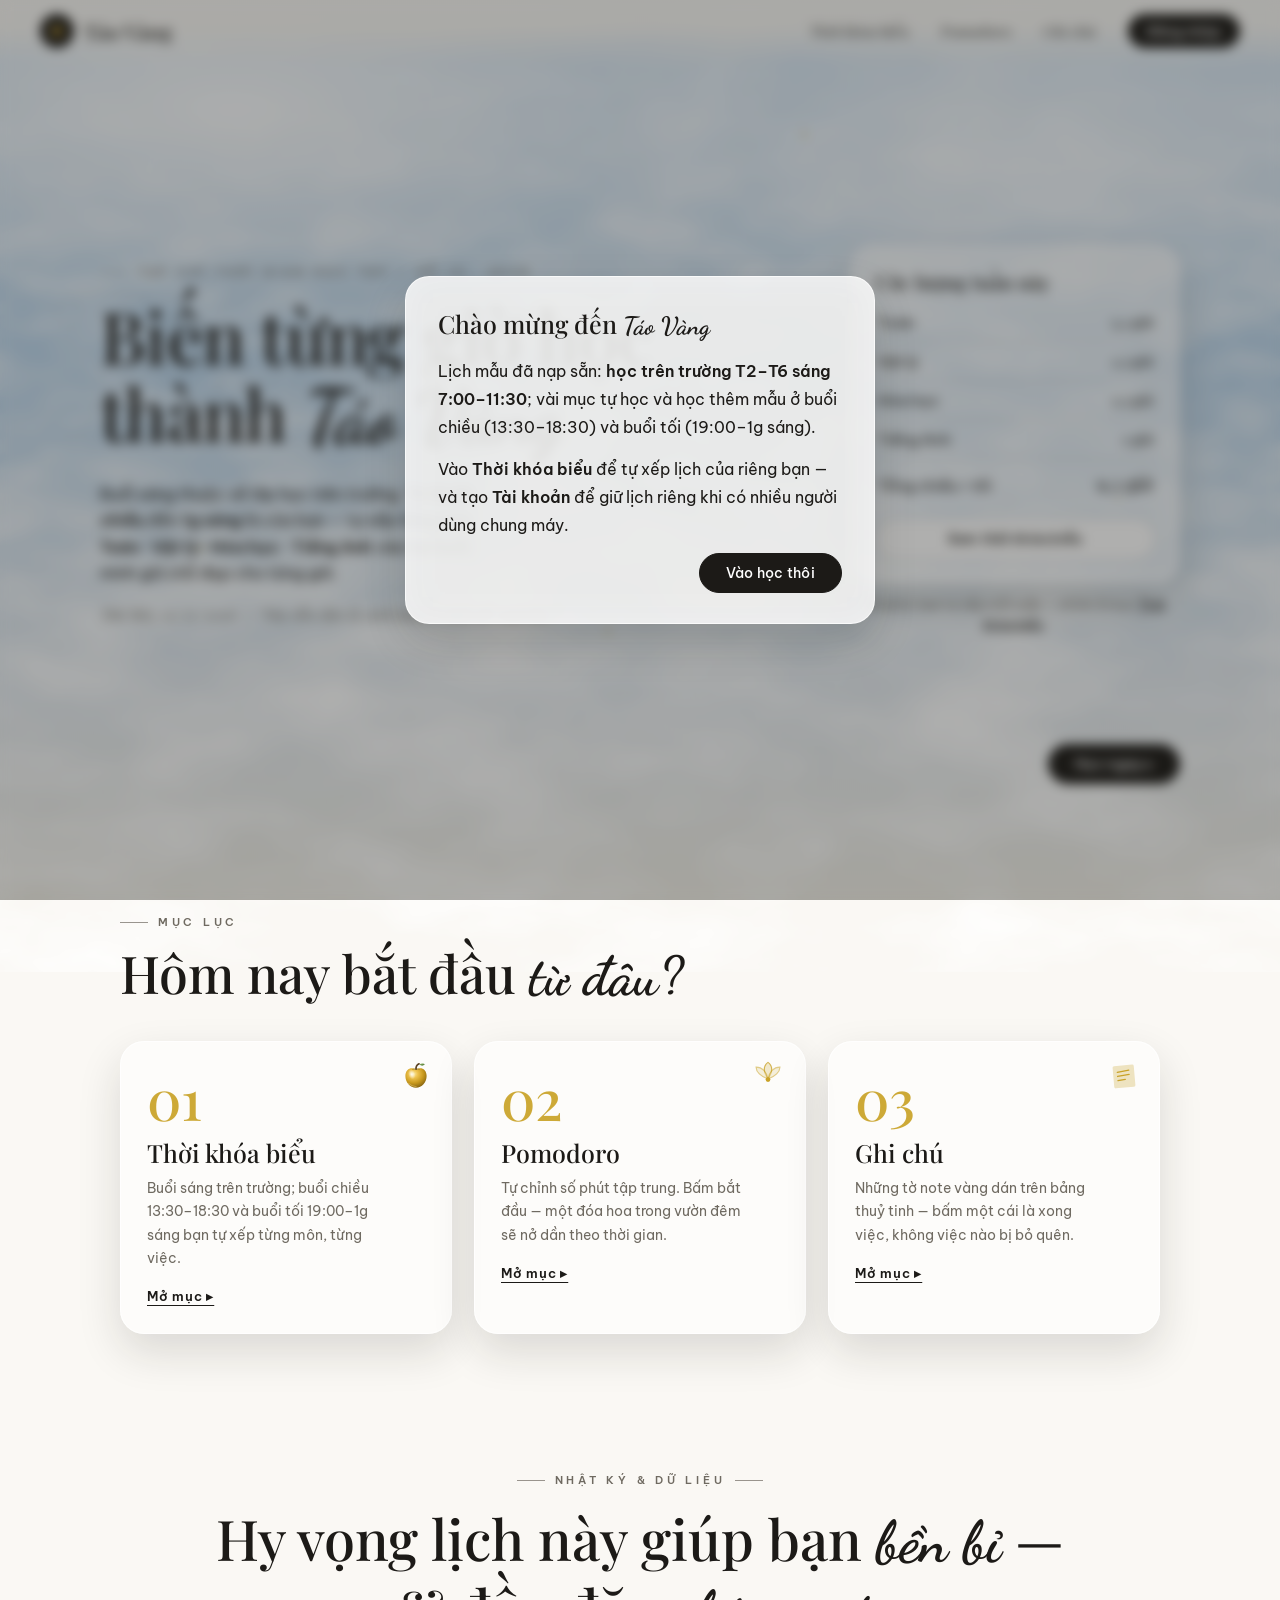
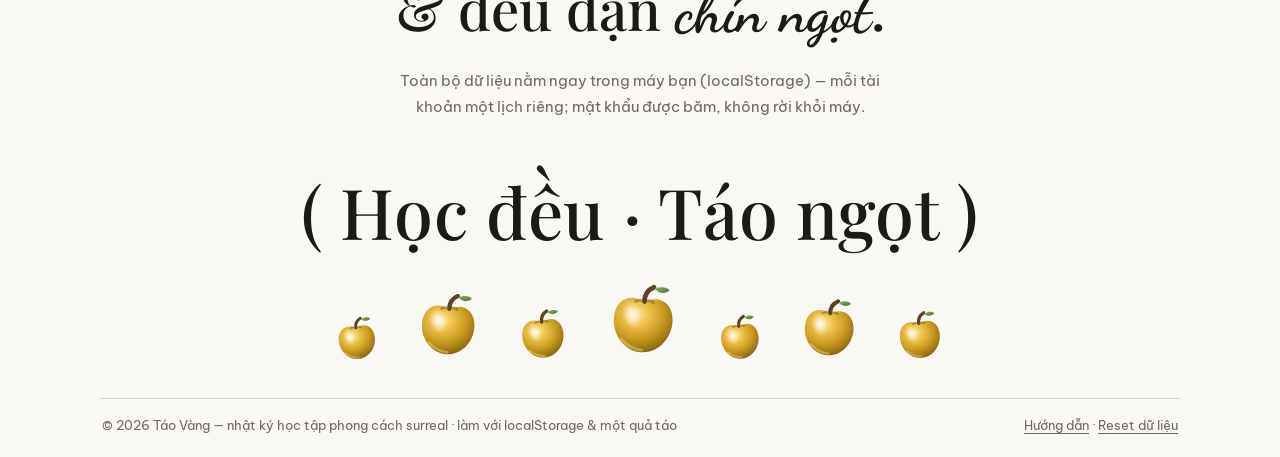
<file: index.html>
<!DOCTYPE html>
<html lang="vi">
<head>
<meta charset="UTF-8">
<meta name="viewport" content="width=device-width, initial-scale=1">
<title>Táo Vàng — nhật ký học tập</title>
<meta name="description" content="Nhật ký học tập phong cách tạp chí: buổi sáng học trên trường, buổi chiều (13:30–18:30) và buổi tối (19:00–01:00) bạn tự xếp lịch — tài khoản riêng, Pomodoro vườn đêm nở hoa và ghi chú sticky.">
<meta name="theme-color" content="#c9dcef">
<link rel="icon" href="data:image/svg+xml,<svg xmlns='http://www.w3.org/2000/svg' viewBox='0 0 64 64'><path d='M32 18c-8-6-20-2-20 12 0 12 9 22 20 22s20-10 20-22c0-14-12-18-20-12z' fill='%23c9a227'/></svg>">
<link rel="preconnect" href="https://fonts.googleapis.com">
<link rel="preconnect" href="https://fonts.gstatic.com" crossorigin>
<link href="https://fonts.googleapis.com/css2?family=Playfair+Display:ital,wght@0,400..900;1,400..900&family=Dancing+Script:wght@500;700&family=Be+Vietnam+Pro:wght@300;400;500;600&display=swap" rel="stylesheet">
<link rel="stylesheet" href="style.css?v=9">
</head>
<body>

<!-- Kho hình & filter dùng chung mọi trang: táo vàng, vân cây, mây nhiễu fractal -->
<svg width="0" height="0" style="position:absolute" aria-hidden="true">
  <defs>
    <radialGradient id="appleGrad" cx="38%" cy="30%" r="78%">
      <stop offset="0%" stop-color="#fbeaa4"/>
      <stop offset="26%" stop-color="#eec24d"/>
      <stop offset="60%" stop-color="#c8991e"/>
      <stop offset="100%" stop-color="#7a5a0e"/>
    </radialGradient>
    <radialGradient id="appleShine" cx="50%" cy="50%" r="50%">
      <stop offset="0%" stop-color="#ffffff" stop-opacity=".85"/>
      <stop offset="100%" stop-color="#ffffff" stop-opacity="0"/>
    </radialGradient>
    <linearGradient id="barkGrad" x1="0" y1="0" x2="0" y2="1">
      <stop offset="0%" stop-color="#8a6537"/>
      <stop offset="55%" stop-color="#5f4223"/>
      <stop offset="100%" stop-color="#3c2a14"/>
    </linearGradient>
    <linearGradient id="leafGrad" x1="0" y1="0" x2="1" y2="1">
      <stop offset="0%" stop-color="#8db464"/>
      <stop offset="100%" stop-color="#486f2f"/>
    </linearGradient>
    <filter id="soft" x="-40%" y="-40%" width="180%" height="180%">
      <feGaussianBlur stdDeviation="4"/>
    </filter>
    <!-- vân cây: lệch nhẹ đường vẽ bằng nhiễu → cành trông tự nhiên hơn -->
    <filter id="barkRough" x="-8%" y="-8%" width="116%" height="116%">
      <feTurbulence type="fractalNoise" baseFrequency="0.11 0.07" numOctaves="2" seed="9" result="n"/>
      <feDisplacementMap in="SourceGraphic" in2="n" scale="4"/>
    </filter>
    <!-- mây: nhiễu fractal → đốm trắng mềm, dùng cho 2 tầng .clouds -->
    <filter id="fCloudsFar" x="-10%" y="-10%" width="120%" height="120%">
      <feTurbulence type="fractalNoise" baseFrequency="0.011 0.026" numOctaves="4" seed="7" stitchTiles="stitch"/>
      <feColorMatrix type="matrix" values="0 0 0 0 1  0 0 0 0 1  0 0 0 0 1  0 0 0 1.9 -0.62"/>
      <feGaussianBlur stdDeviation="1"/>
    </filter>
    <filter id="fCloudsNear" x="-10%" y="-10%" width="120%" height="120%">
      <feTurbulence type="fractalNoise" baseFrequency="0.0055 0.013" numOctaves="5" seed="4" stitchTiles="stitch"/>
      <feColorMatrix type="matrix" values="0 0 0 0 1  0 0 0 0 1  0 0 0 0 1  0 0 0 2.1 -0.72"/>
      <feGaussianBlur stdDeviation="1.5"/>
    </filter>
    <!-- [ẢNH TÁO] muốn tả thực bằng ảnh: thay <use href="#appleShape"> ở nơi cần
         bằng <img src="img/apple.png" alt="" width="120"> (PNG trong suốt) -->
    <g id="appleShape">
      <path d="M32 18c-8-6-20-2-20 12 0 12 9 22 20 22s20-10 20-22c0-14-12-18-20-12z" fill="url(#appleGrad)"/>
      <ellipse cx="24" cy="27" rx="6.5" ry="9.5" fill="url(#appleShine)" transform="rotate(-18 24 27)"/>
      <path d="M18 44c4.5 4.2 10.4 6.4 14.5 6.5" stroke="#f4d87e" stroke-width="2" opacity=".45" fill="none" stroke-linecap="round"/>
      <path d="M26 17.6c2.2-1.5 9.8-1.5 12 0" stroke="#7a5a10" stroke-width="2" opacity=".5" fill="none" stroke-linecap="round"/>
      <path d="M32 17.4c-.4-5.2 1.8-8.2 5.8-10.2" stroke="#5c4322" stroke-width="3.2" fill="none" stroke-linecap="round"/>
      <path d="M38.5 8.2c4.6-2.4 9-1.3 10 .5-2.8 2.5-7.2 2.9-10-.5z" fill="url(#leafGrad)"/>
    </g>
  </defs>
</svg>

<noscript>
  <p style="max-width:640px;margin:20px auto;padding:16px 22px;border:1px solid #c9a227;border-radius:16px;background:#faf8f4;color:#1c1a17;font-family:Tahoma,sans-serif">
    Trang này cần JavaScript để tự sinh lịch tự học và chạy Pomodoro. Bạn hãy bật JavaScript rồi tải lại nhé!
  </p>
</noscript>

<div class="sky" aria-hidden="true"></div>
<div class="clouds clouds--far" aria-hidden="true"></div>
<div class="clouds clouds--near" aria-hidden="true"></div>

<!-- ================= NAV ================= -->
<nav class="nav" aria-label="Điều hướng chính">
  <a class="nav__brand" href="index.html">
    <span class="nav__logo" aria-hidden="true">
      <svg width="16" height="16" viewBox="0 0 64 64"><use href="#appleShape"/></svg>
    </span>
    <span class="nav__brandName">Táo Vàng</span>
  </a>
  <div class="nav__right">
    <div class="nav__links">
      <a href="thoikhoabieu.html">Thời khóa biểu</a>
      <a href="pomodoro.html">Pomodoro</a>
      <a href="ghichu.html">Ghi chú</a>
    </div>
    <div class="nav__user" id="navUser"></div>
  </div>
</nav>

<!-- ================= HERO — trang bìa tạp chí ================= -->
<header class="hero" id="top">

  <span class="hero__ghost" aria-hidden="true">Táo vàng</span>
  <div class="rays" aria-hidden="true"></div>
  <i class="speck" style="--x:64%;--y:16%;--d:.4s" aria-hidden="true"></i>
  <i class="speck" style="--x:84%;--y:34%;--d:1.2s" aria-hidden="true"></i>
  <i class="speck" style="--x:12%;--y:66%;--d:2s" aria-hidden="true"></i>
  <i class="speck" style="--x:47%;--y:76%;--d:2.8s" aria-hidden="true"></i>
  <i class="speck" style="--x:91%;--y:60%;--d:1.7s" aria-hidden="true"></i>

  <div class="hero__text">
    <p class="kicker">Tạp chí thời gian học tập — số 10 · 2026</p>
    <h1 class="hero__title">Biến từng giờ học<br>thành <em class="script">Táo Vàng</em></h1>
    <p class="hero__lead">Buổi sáng thuộc về lớp học trên trường. Từ <b>13:30 chiều</b> đến <b>1g sáng</b> là của bạn — tự xếp từng môn <b>Toán · Vật lý · Hóa học · Tiếng Anh</b> vào hai buổi, mình giữ chỗ đẹp cho từng giờ.</p>
    <p class="hero__date"><span id="heroDate"></span> — <em>“Học đều đặn là cách lặng lẽ nhất để vượt lên.”</em></p>
  </div>

  <div class="hero__side">
    <aside class="glass hero__card" aria-label="Ước lượng phút học mỗi tuần">
      <h2 class="hero__cardTitle">Ước lượng tuần này</h2>
      <div id="heroRows"></div>
      <div class="wrow wrow--total"><span>Tổng chiều + tối</span><b id="heroTotal"></b></div>
      <a class="pill pill--white" href="thoikhoabieu.html">Xem thời khóa biểu</a>
    </aside>
    <p class="hero__cardCap">Số phút bạn tự xếp mỗi tuần — chỉnh ở mục <a href="thoikhoabieu.html">Thời khóa biểu</a>.</p>
  </div>

  <a class="pill hero__cta" href="thoikhoabieu.html">Học ngay ▸</a>
</header>

<main>

  <!-- ================= MỤC LỤC ================= -->
  <section class="section" id="muc-luc">
    <header class="sec-head reveal">
      <p class="kicker">Mục lục</p>
      <h2>Hôm nay bắt đầu <em class="script">từ đâu?</em></h2>
    </header>
    <div class="toc__grid">

      <a class="toc__card glass reveal" href="thoikhoabieu.html">
        <span class="toc__num">01</span>
        <h3>Thời khóa biểu</h3>
        <p>Buổi sáng trên trường; buổi chiều 13:30–18:30 và buổi tối 19:00–1g sáng bạn tự xếp từng môn, từng việc.</p>
        <span class="toc__go">Mở mục ▸</span>
        <svg class="toc__art" width="34" height="34" viewBox="0 0 64 64" aria-hidden="true"><use href="#appleShape"/></svg>
      </a>

      <a class="toc__card glass reveal" href="pomodoro.html">
        <span class="toc__num">02</span>
        <h3>Pomodoro</h3>
        <p>Tự chỉnh số phút tập trung. Bấm bắt đầu — một đóa hoa trong vườn đêm sẽ nở dần theo thời gian.</p>
        <span class="toc__go">Mở mục ▸</span>
        <svg class="toc__art" width="38" height="38" viewBox="0 0 64 64" aria-hidden="true">
          <g fill="none" stroke="#c9a227" stroke-width="2">
            <path d="M32 32 C 24 20, 24 10, 32 4 C 40 10, 40 20, 32 32Z" fill="#eee3c0" opacity=".8"/>
            <path d="M32 32 C 20 28, 12 20, 12 12 C 22 12, 30 20, 32 32Z" fill="#eee3c0" opacity=".55"/>
            <path d="M32 32 C 44 28, 52 20, 52 12 C 42 12, 34 20, 32 32Z" fill="#eee3c0" opacity=".55"/>
          </g>
          <circle cx="32" cy="33" r="4" fill="#c9a227"/>
        </svg>
      </a>

      <a class="toc__card glass reveal" href="ghichu.html">
        <span class="toc__num">03</span>
        <h3>Ghi chú</h3>
        <p>Những tờ note vàng dán trên bảng thuỷ tinh — bấm một cái là xong việc, không việc nào bị bỏ quên.</p>
        <span class="toc__go">Mở mục ▸</span>
        <svg class="toc__art" width="34" height="34" viewBox="0 0 64 64" aria-hidden="true">
          <rect x="12" y="10" width="40" height="42" rx="3" fill="#eee3c0" transform="rotate(-5 32 31)"/>
          <path d="M20 22l22-2M20 30l22-2M20 38l14-1.5" stroke="#c9a227" stroke-width="2.4" stroke-linecap="round" transform="rotate(-5 32 31)"/>
        </svg>
      </a>

    </div>
  </section>

</main>

<!-- ================= FOOTER ================= -->
<footer class="footer" id="footer">
  <p class="kicker reveal">Nhật ký &amp; dữ liệu</p>
  <h2 class="footer__title reveal">Hy vọng lịch này giúp bạn <em class="script">bền bỉ</em> —<br>&amp; đều đặn <em class="script">chín ngọt</em>.</h2>
  <p class="footer__sub">Toàn bộ dữ liệu nằm ngay trong máy bạn (localStorage) — mỗi tài khoản một lịch riêng; mật khẩu được băm, không rời khỏi máy.</p>
  <p class="footer__giant">( Học đều · Táo ngọt )</p>

  <!-- [ẢNH TÁO] dải táo vàng chân trang: muốn dùng ảnh thật, thay cả <div class="footer__apples"> bằng
       <img src="img/apples.png" alt="" style="width:min(92vw,760px)"> (PNG trong suốt, hàng táo ~300px cao) -->
  <div class="footer__apples" aria-hidden="true">
    <svg class="fapple" width="58" height="58" viewBox="0 0 64 64"><use href="#appleShape"/></svg>
    <svg class="fapple" width="84" height="84" viewBox="0 0 64 64"><use href="#appleShape"/></svg>
    <svg class="fapple" width="66" height="66" viewBox="0 0 64 64"><use href="#appleShape"/></svg>
    <svg class="fapple" width="94" height="94" viewBox="0 0 64 64"><use href="#appleShape"/></svg>
    <svg class="fapple" width="60" height="60" viewBox="0 0 64 64"><use href="#appleShape"/></svg>
    <svg class="fapple" width="78" height="78" viewBox="0 0 64 64"><use href="#appleShape"/></svg>
    <svg class="fapple" width="64" height="64" viewBox="0 0 64 64"><use href="#appleShape"/></svg>
  </div>
  <!-- [ẢNH LÁ] góc chân trang (tùy chọn): img/leaf.png cao ~300px, đặt position:absolute hai bên -->

  <div class="footer__meta">
    <span>© 2026 Táo Vàng — nhật ký học tập phong cách surreal · làm với localStorage &amp; một quả táo</span>
    <span class="footer__links">
      <button class="linklike" id="btnHelp" type="button">Hướng dẫn</button> ·
      <button class="linklike" id="btnReset" type="button">Reset dữ liệu</button>
    </span>
  </div>
</footer>

<!-- ================= MODAL: XÁC NHẬN ================= -->
<div class="overlay" id="modalConfirm" hidden>
  <div class="glass modal" role="dialog" aria-modal="true" aria-labelledby="confirmTitle">
    <h3 id="confirmTitle">Xác nhận nhé</h3>
    <p id="confirmMsg"></p>
    <div class="modal__btns">
      <button class="pill pill--ghost" id="btnNo" type="button">Để thôi</button>
      <button class="pill" id="btnYes" type="button">Đồng ý</button>
    </div>
  </div>
</div>

<!-- ================= MODAL: THÔNG BÁO ================= -->
<div class="overlay" id="modalMsg" hidden>
  <div class="glass modal" role="dialog" aria-modal="true" aria-labelledby="msgTitle">
    <h3 id="msgTitle">Có một việc nhỏ</h3>
    <p id="msgText"></p>
    <div class="modal__btns"><button class="pill" data-close="modalMsg" type="button">Đã hiểu</button></div>
  </div>
</div>

<!-- ================= MODAL: CHÀO MỪNG (lần đầu, chỉ trang chính) ================= -->
<div class="overlay" id="modalWelcome" hidden>
  <div class="glass modal" role="dialog" aria-modal="true" aria-labelledby="welcomeTitle">
    <h3 id="welcomeTitle">Chào mừng đến <em class="script">Táo Vàng</em></h3>
    <p>Lịch mẫu đã nạp sẵn: <b>học trên trường T2–T6 sáng 7:00–11:30</b>; vài mục tự học và học thêm mẫu ở buổi chiều (13:30–18:30) và buổi tối (19:00–1g sáng).</p>
    <p>Vào <b>Thời khóa biểu</b> để tự xếp lịch của riêng bạn — và tạo <b>Tài khoản</b> để giữ lịch riêng khi có nhiều người dùng chung máy.</p>
    <div class="modal__btns"><button class="pill" data-close="modalWelcome" type="button">Vào học thôi</button></div>
  </div>
</div>

<div class="toast" id="toast" role="status" aria-live="polite"></div>

<script src="script.js?v=5" defer></script>
<script src="landing.js?v=4" defer></script>
</body>
</html>
</file>
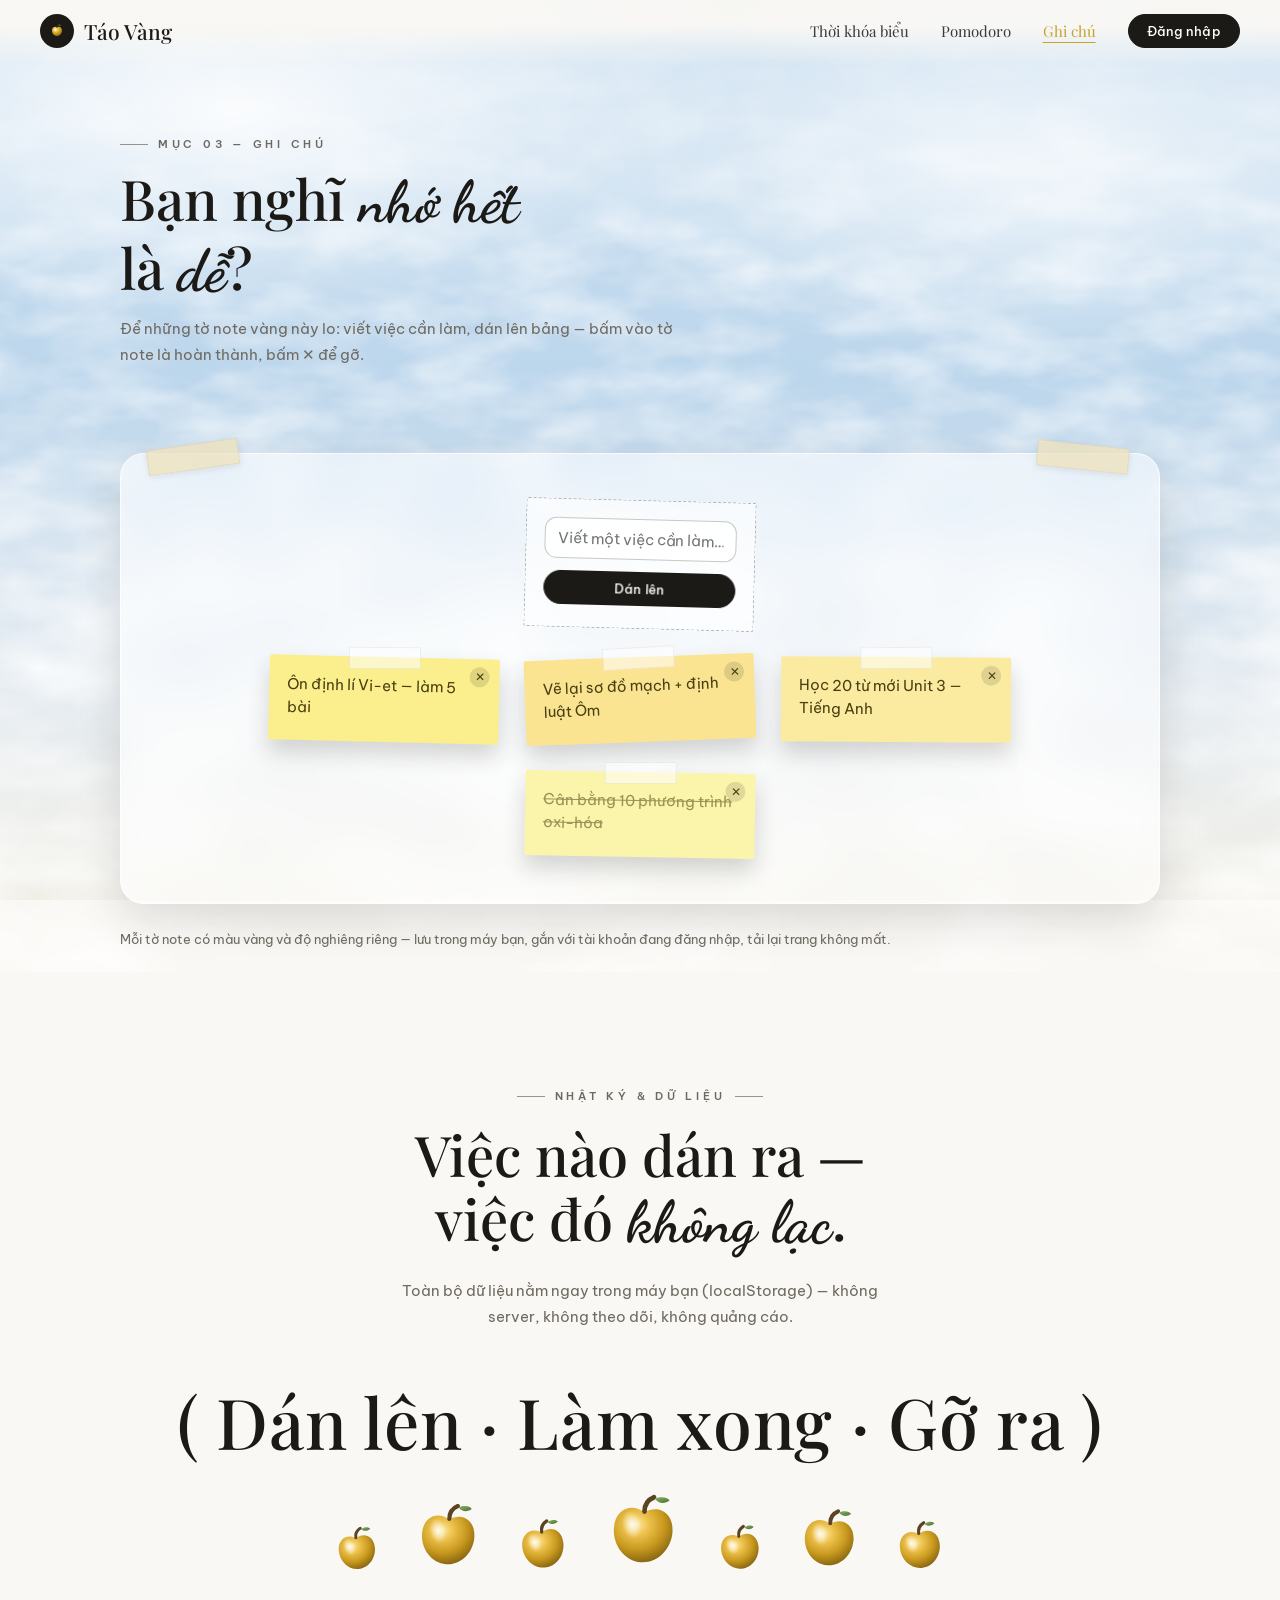
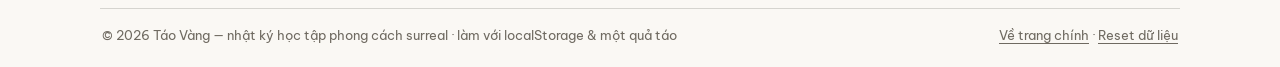
<file: ghichu.html>
<!DOCTYPE html>
<html lang="vi">
<head>
<meta charset="UTF-8">
<meta name="viewport" content="width=device-width, initial-scale=1">
<title>Ghi chú — Táo Vàng</title>
<meta name="description" content="Bảng ghi chú sticky vàng trên thuỷ tinh: bấm một cái để hoàn thành, ✕ để gỡ — lưu ngay trong máy bạn, gắn với tài khoản.">
<meta name="theme-color" content="#c9dcef">
<link rel="icon" href="data:image/svg+xml,<svg xmlns='http://www.w3.org/2000/svg' viewBox='0 0 64 64'><path d='M32 18c-8-6-20-2-20 12 0 12 9 22 20 22s20-10 20-22c0-14-12-18-20-12z' fill='%23c9a227'/></svg>">
<link rel="preconnect" href="https://fonts.googleapis.com">
<link rel="preconnect" href="https://fonts.gstatic.com" crossorigin>
<link href="https://fonts.googleapis.com/css2?family=Playfair+Display:ital,wght@0,400..900;1,400..900&family=Dancing+Script:wght@500;700&family=Be+Vietnam+Pro:wght@300;400;500;600&display=swap" rel="stylesheet">
<link rel="stylesheet" href="style.css?v=9">
</head>
<body>

<svg width="0" height="0" style="position:absolute" aria-hidden="true">
  <defs>
    <radialGradient id="appleGrad" cx="38%" cy="30%" r="78%">
      <stop offset="0%" stop-color="#fbeaa4"/><stop offset="26%" stop-color="#eec24d"/>
      <stop offset="60%" stop-color="#c8991e"/><stop offset="100%" stop-color="#7a5a0e"/>
    </radialGradient>
    <radialGradient id="appleShine" cx="50%" cy="50%" r="50%">
      <stop offset="0%" stop-color="#ffffff" stop-opacity=".85"/>
      <stop offset="100%" stop-color="#ffffff" stop-opacity="0"/>
    </radialGradient>
    <linearGradient id="barkGrad" x1="0" y1="0" x2="0" y2="1">
      <stop offset="0%" stop-color="#8a6537"/><stop offset="55%" stop-color="#5f4223"/><stop offset="100%" stop-color="#3c2a14"/>
    </linearGradient>
    <linearGradient id="leafGrad" x1="0" y1="0" x2="1" y2="1">
      <stop offset="0%" stop-color="#8db464"/><stop offset="100%" stop-color="#486f2f"/>
    </linearGradient>
    <filter id="fCloudsFar" x="-10%" y="-10%" width="120%" height="120%">
      <feTurbulence type="fractalNoise" baseFrequency="0.011 0.026" numOctaves="4" seed="7" stitchTiles="stitch"/>
      <feColorMatrix type="matrix" values="0 0 0 0 1  0 0 0 0 1  0 0 0 0 1  0 0 0 1.9 -0.62"/>
      <feGaussianBlur stdDeviation="1"/>
    </filter>
    <filter id="fCloudsNear" x="-10%" y="-10%" width="120%" height="120%">
      <feTurbulence type="fractalNoise" baseFrequency="0.0055 0.013" numOctaves="5" seed="4" stitchTiles="stitch"/>
      <feColorMatrix type="matrix" values="0 0 0 0 1  0 0 0 0 1  0 0 0 0 1  0 0 0 2.1 -0.72"/>
      <feGaussianBlur stdDeviation="1.5"/>
    </filter>
    <g id="appleShape">
      <path d="M32 18c-8-6-20-2-20 12 0 12 9 22 20 22s20-10 20-22c0-14-12-18-20-12z" fill="url(#appleGrad)"/>
      <ellipse cx="24" cy="27" rx="6.5" ry="9.5" fill="url(#appleShine)" transform="rotate(-18 24 27)"/>
      <path d="M32 17.4c-.4-5.2 1.8-8.2 5.8-10.2" stroke="#5c4322" stroke-width="3.2" fill="none" stroke-linecap="round"/>
      <path d="M38.5 8.2c4.6-2.4 9-1.3 10 .5-2.8 2.5-7.2 2.9-10-.5z" fill="url(#leafGrad)"/>
    </g>
  </defs>
</svg>

<noscript>
  <p style="max-width:640px;margin:20px auto;padding:16px 22px;border:1px solid #c9a227;border-radius:16px;background:#faf8f4;color:#1c1a17;font-family:Tahoma,sans-serif">
    Trang này cần JavaScript để lưu ghi chú. Bạn hãy bật JavaScript rồi tải lại nhé!
  </p>
</noscript>

<div class="sky" aria-hidden="true"></div>
<div class="clouds clouds--far" aria-hidden="true"></div>
<div class="clouds clouds--near" aria-hidden="true"></div>

<nav class="nav" aria-label="Điều hướng chính">
  <a class="nav__brand" href="index.html">
    <span class="nav__logo" aria-hidden="true">
      <svg width="16" height="16" viewBox="0 0 64 64"><use href="#appleShape"/></svg>
    </span>
    <span class="nav__brandName">Táo Vàng</span>
  </a>
  <div class="nav__right">
    <div class="nav__links">
      <a href="thoikhoabieu.html">Thời khóa biểu</a>
      <a href="pomodoro.html">Pomodoro</a>
      <a href="ghichu.html" class="active">Ghi chú</a>
    </div>
    <div class="nav__user" id="navUser"></div>
  </div>
</nav>

<!-- ================= ĐẦU TRANG ================= -->
<header class="page-head">
  <p class="kicker">Mục 03 — Ghi chú</p>
  <h1>Bạn nghĩ <em class="script">nhớ hết</em><br>là <em class="script">dễ</em>?</h1>
  <p class="page-sub">Để những tờ note vàng này lo: viết việc cần làm, dán lên bảng — bấm vào tờ note là hoàn thành, bấm ✕ để gỡ.</p>
</header>

<main>
  <section class="section" id="todo">
    <div class="glass board reveal">
      <!-- băng dính washi góc bảng -->
      <span class="tape" style="left:26px;top:-10px;transform:rotate(-8deg)" aria-hidden="true"></span>
      <span class="tape" style="right:30px;top:-10px;transform:rotate(6deg)" aria-hidden="true"></span>
      <form class="note note--form" id="noteForm">
        <input type="text" id="noteInput" maxlength="90" placeholder="Viết một việc cần làm…" aria-label="Việc cần làm">
        <button class="pill pill--small" type="submit">Dán lên</button>
      </form>
      <div id="noteWall"></div>
    </div>
    <p class="fineprint fineprint--legend reveal" style="margin-top:24px">
      Mỗi tờ note có màu vàng và độ nghiêng riêng — lưu trong máy bạn, gắn với tài khoản đang đăng nhập, tải lại trang không mất.
    </p>
  </section>
</main>

<!-- ================= FOOTER ================= -->
<footer class="footer" id="footer">
  <p class="kicker reveal">Nhật ký &amp; dữ liệu</p>
  <h2 class="footer__title reveal">Việc nào dán ra —<br>việc đó <em class="script">không lạc</em>.</h2>
  <p class="footer__sub">Toàn bộ dữ liệu nằm ngay trong máy bạn (localStorage) — không server, không theo dõi, không quảng cáo.</p>
  <p class="footer__giant">( Dán lên · Làm xong · Gỡ ra )</p>
  <div class="footer__apples" aria-hidden="true">
    <svg class="fapple" width="58" height="58" viewBox="0 0 64 64"><use href="#appleShape"/></svg>
    <svg class="fapple" width="84" height="84" viewBox="0 0 64 64"><use href="#appleShape"/></svg>
    <svg class="fapple" width="66" height="66" viewBox="0 0 64 64"><use href="#appleShape"/></svg>
    <svg class="fapple" width="94" height="94" viewBox="0 0 64 64"><use href="#appleShape"/></svg>
    <svg class="fapple" width="60" height="60" viewBox="0 0 64 64"><use href="#appleShape"/></svg>
    <svg class="fapple" width="78" height="78" viewBox="0 0 64 64"><use href="#appleShape"/></svg>
    <svg class="fapple" width="64" height="64" viewBox="0 0 64 64"><use href="#appleShape"/></svg>
  </div>
  <div class="footer__meta">
    <span>© 2026 Táo Vàng — nhật ký học tập phong cách surreal · làm với localStorage &amp; một quả táo</span>
    <span class="footer__links">
      <a class="linklike" href="index.html">Về trang chính</a> ·
      <button class="linklike" id="btnReset" type="button">Reset dữ liệu</button>
    </span>
  </div>
</footer>

<!-- ================= MODAL: XÁC NHẬN ================= -->
<div class="overlay" id="modalConfirm" hidden>
  <div class="glass modal" role="dialog" aria-modal="true" aria-labelledby="confirmTitle">
    <h3 id="confirmTitle">Xác nhận nhé</h3>
    <p id="confirmMsg"></p>
    <div class="modal__btns">
      <button class="pill pill--ghost" id="btnNo" type="button">Để thôi</button>
      <button class="pill" id="btnYes" type="button">Đồng ý</button>
    </div>
  </div>
</div>

<!-- ================= MODAL: THÔNG BÁO ================= -->
<div class="overlay" id="modalMsg" hidden>
  <div class="glass modal" role="dialog" aria-modal="true" aria-labelledby="msgTitle">
    <h3 id="msgTitle">Có một việc nhỏ</h3>
    <p id="msgText"></p>
    <div class="modal__btns"><button class="pill" data-close="modalMsg" type="button">Đã hiểu</button></div>
  </div>
</div>

<div class="toast" id="toast" role="status" aria-live="polite"></div>

<script src="script.js?v=5" defer></script>
<script src="ghichu.js?v=4" defer></script>
</body>
</html>
</file>
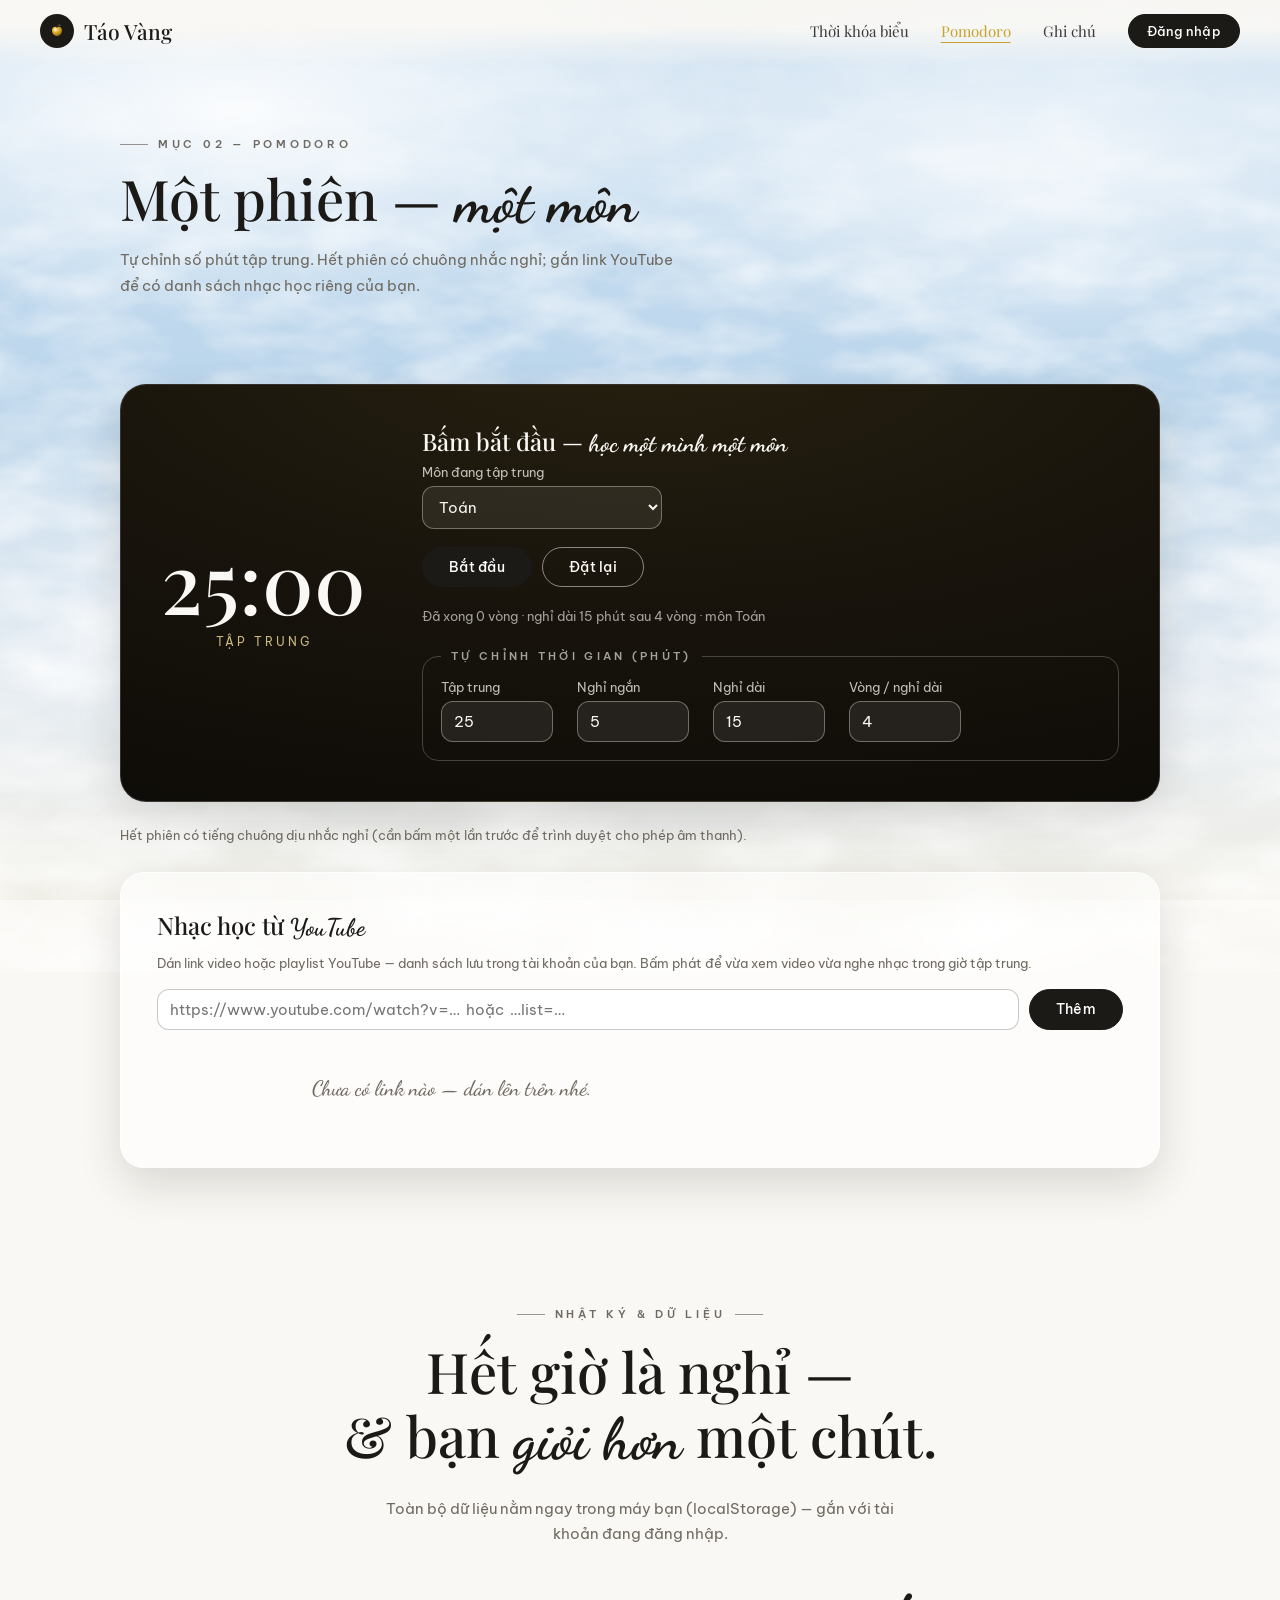
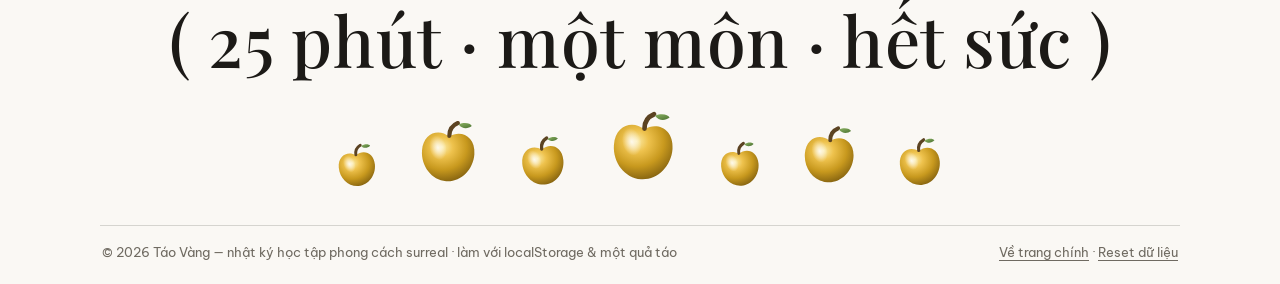
<file: pomodoro.html>
<!DOCTYPE html>
<html lang="vi">
<head>
<meta charset="UTF-8">
<meta name="viewport" content="width=device-width, initial-scale=1">
<title>Pomodoro — Táo Vàng</title>
<meta name="description" content="Pomodoro tự chỉnh thời gian: bấm bắt đầu, một đóa hoa thuỷ tinh trong vườn đêm sẽ nở dần và nở hoàn chỉnh khi thời gian về 0.">
<meta name="theme-color" content="#c9dcef">
<link rel="icon" href="data:image/svg+xml,<svg xmlns='http://www.w3.org/2000/svg' viewBox='0 0 64 64'><path d='M32 18c-8-6-20-2-20 12 0 12 9 22 20 22s20-10 20-22c0-14-12-18-20-12z' fill='%23c9a227'/></svg>">
<link rel="preconnect" href="https://fonts.googleapis.com">
<link rel="preconnect" href="https://fonts.gstatic.com" crossorigin>
<link href="https://fonts.googleapis.com/css2?family=Playfair+Display:ital,wght@0,400..900;1,400..900&family=Dancing+Script:wght@500;700&family=Be+Vietnam+Pro:wght@300;400;500;600&display=swap" rel="stylesheet">
<link rel="stylesheet" href="style.css?v=10">
</head>
<body>

<svg width="0" height="0" style="position:absolute" aria-hidden="true">
  <defs>
    <radialGradient id="appleGrad" cx="38%" cy="30%" r="78%">
      <stop offset="0%" stop-color="#fbeaa4"/><stop offset="26%" stop-color="#eec24d"/>
      <stop offset="60%" stop-color="#c8991e"/><stop offset="100%" stop-color="#7a5a0e"/>
    </radialGradient>
    <radialGradient id="appleShine" cx="50%" cy="50%" r="50%">
      <stop offset="0%" stop-color="#ffffff" stop-opacity=".85"/>
      <stop offset="100%" stop-color="#ffffff" stop-opacity="0"/>
    </radialGradient>
    <linearGradient id="leafGrad" x1="0" y1="0" x2="1" y2="1">
      <stop offset="0%" stop-color="#8db464"/><stop offset="100%" stop-color="#486f2f"/>
    </linearGradient>
    <filter id="fCloudsFar" x="-10%" y="-10%" width="120%" height="120%">
      <feTurbulence type="fractalNoise" baseFrequency="0.011 0.026" numOctaves="4" seed="7" stitchTiles="stitch"/>
      <feColorMatrix type="matrix" values="0 0 0 0 1  0 0 0 0 1  0 0 0 0 1  0 0 0 1.9 -0.62"/>
      <feGaussianBlur stdDeviation="1"/>
    </filter>
    <filter id="fCloudsNear" x="-10%" y="-10%" width="120%" height="120%">
      <feTurbulence type="fractalNoise" baseFrequency="0.0055 0.013" numOctaves="5" seed="4" stitchTiles="stitch"/>
      <feColorMatrix type="matrix" values="0 0 0 0 1  0 0 0 0 1  0 0 0 0 1  0 0 0 2.1 -0.72"/>
      <feGaussianBlur stdDeviation="1.5"/>
    </filter>
    <g id="appleShape">
      <path d="M32 18c-8-6-20-2-20 12 0 12 9 22 20 22s20-10 20-22c0-14-12-18-20-12z" fill="url(#appleGrad)"/>
      <ellipse cx="24" cy="27" rx="6.5" ry="9.5" fill="url(#appleShine)" transform="rotate(-18 24 27)"/>
      <path d="M32 17.4c-.4-5.2 1.8-8.2 5.8-10.2" stroke="#5c4322" stroke-width="3.2" fill="none" stroke-linecap="round"/>
      <path d="M38.5 8.2c4.6-2.4 9-1.3 10 .5-2.8 2.5-7.2 2.9-10-.5z" fill="url(#leafGrad)"/>
    </g>
  </defs>
</svg>

<noscript>
  <p style="max-width:640px;margin:20px auto;padding:16px 22px;border:1px solid #c9a227;border-radius:16px;background:#faf8f4;color:#1c1a17;font-family:Tahoma,sans-serif">
    Trang này cần JavaScript để chạy Pomodoro. Bạn hãy bật JavaScript rồi tải lại nhé!
  </p>
</noscript>

<div class="sky" aria-hidden="true"></div>
<div class="clouds clouds--far" aria-hidden="true"></div>
<div class="clouds clouds--near" aria-hidden="true"></div>

<nav class="nav" aria-label="Điều hướng chính">
  <a class="nav__brand" href="index.html">
    <span class="nav__logo" aria-hidden="true">
      <svg width="16" height="16" viewBox="0 0 64 64"><use href="#appleShape"/></svg>
    </span>
    <span class="nav__brandName">Táo Vàng</span>
  </a>
  <div class="nav__right">
    <div class="nav__links">
      <a href="thoikhoabieu.html">Thời khóa biểu</a>
      <a href="pomodoro.html" class="active">Pomodoro</a>
      <a href="ghichu.html">Ghi chú</a>
    </div>
    <div class="nav__user" id="navUser"></div>
  </div>
</nav>

<!-- ================= ĐẦU TRANG ================= -->
<header class="page-head">
  <p class="kicker">Mục 02 — Pomodoro</p>
  <h1>Một phiên — <em class="script">một môn</em></h1>
  <p class="page-sub">Tự chỉnh số phút tập trung. Hết phiên có chuông nhắc nghỉ; gắn link YouTube để có danh sách nhạc học riêng của bạn.</p>
</header>

<main>
  <section class="section" id="pomodoro">
    <div class="night reveal">
      <div class="pomo__clock">
        <b id="pomoTime">25:00</b>
        <span id="pomoPhase">sẵn sàng</span>
      </div>

      <div class="pomo__side">
        <h3>Bấm bắt đầu — <em class="script">học một mình một môn</em></h3>
        <label class="field">Môn đang tập trung
          <select id="pomoSubject"></select>
        </label>
        <div class="pomo__btns">
          <button class="pill" id="btnStart" type="button">Bắt đầu</button>
          <button class="pill pill--ghost" id="btnResetPomo" type="button">Đặt lại</button>
        </div>
        <p class="fineprint" id="pomoInfo"></p>

        <fieldset class="settings" style="margin:22px 0 0">
          <legend>Tự chỉnh thời gian (phút)</legend>
          <div class="settings__row">
            <label class="setting">Tập trung <input type="number" id="pWork" min="5" max="120" step="5"></label>
            <label class="setting">Nghỉ ngắn <input type="number" id="pShort" min="1" max="60" step="1"></label>
            <label class="setting">Nghỉ dài <input type="number" id="pLong" min="5" max="90" step="5"></label>
            <label class="setting">Vòng / nghỉ dài <input type="number" id="pRounds" min="2" max="8" step="1"></label>
          </div>
        </fieldset>
      </div>
    </div>
    <p class="fineprint reveal" style="margin-top:22px">Hết phiên có tiếng chuông dịu nhắc nghỉ (cần bấm một lần trước để trình duyệt cho phép âm thanh).</p>

    <div class="glass panel yt reveal">
      <h3 class="ocr__title">Nhạc học từ <em class="script">YouTube</em></h3>
      <p class="fineprint" style="margin-top:0">Dán link video hoặc playlist YouTube — danh sách lưu trong tài khoản của bạn. Bấm phát để vừa xem video vừa nghe nhạc trong giờ tập trung.</p>
      <form class="yt__form" id="ytForm">
        <input type="text" id="ytUrl" maxlength="300" placeholder="https://www.youtube.com/watch?v=…  hoặc  …list=…">
        <button class="pill" type="submit">Thêm</button>
      </form>
      <div class="yt__layout">
        <div class="yt__player" id="ytFrameWrap" hidden>
          <iframe id="ytPlayer" src="" title="Trình phát YouTube"
            allow="autoplay; encrypted-media; picture-in-picture" allowfullscreen></iframe>
        </div>
        <ul class="yt__list" id="ytList"></ul>
      </div>
    </div>
  </section>
</main>

<!-- ================= FOOTER ================= -->
<footer class="footer" id="footer">
  <p class="kicker reveal">Nhật ký &amp; dữ liệu</p>
  <h2 class="footer__title reveal">Hết giờ là nghỉ —<br>&amp; bạn <em class="script">giỏi hơn</em> một chút.</h2>
  <p class="footer__sub">Toàn bộ dữ liệu nằm ngay trong máy bạn (localStorage) — gắn với tài khoản đang đăng nhập.</p>
  <p class="footer__giant">( 25 phút · một môn · hết sức )</p>
  <div class="footer__apples" aria-hidden="true">
    <svg class="fapple" width="58" height="58" viewBox="0 0 64 64"><use href="#appleShape"/></svg>
    <svg class="fapple" width="84" height="84" viewBox="0 0 64 64"><use href="#appleShape"/></svg>
    <svg class="fapple" width="66" height="66" viewBox="0 0 64 64"><use href="#appleShape"/></svg>
    <svg class="fapple" width="94" height="94" viewBox="0 0 64 64"><use href="#appleShape"/></svg>
    <svg class="fapple" width="60" height="60" viewBox="0 0 64 64"><use href="#appleShape"/></svg>
    <svg class="fapple" width="78" height="78" viewBox="0 0 64 64"><use href="#appleShape"/></svg>
    <svg class="fapple" width="64" height="64" viewBox="0 0 64 64"><use href="#appleShape"/></svg>
  </div>
  <div class="footer__meta">
    <span>© 2026 Táo Vàng — nhật ký học tập phong cách surreal · làm với localStorage &amp; một quả táo</span>
    <span class="footer__links">
      <a class="linklike" href="index.html">Về trang chính</a> ·
      <button class="linklike" id="btnReset" type="button">Reset dữ liệu</button>
    </span>
  </div>
</footer>

<!-- ================= MODAL: XÁC NHẬN ================= -->
<div class="overlay" id="modalConfirm" hidden>
  <div class="glass modal" role="dialog" aria-modal="true" aria-labelledby="confirmTitle">
    <h3 id="confirmTitle">Xác nhận nhé</h3>
    <p id="confirmMsg"></p>
    <div class="modal__btns">
      <button class="pill pill--ghost" id="btnNo" type="button">Để thôi</button>
      <button class="pill" id="btnYes" type="button">Đồng ý</button>
    </div>
  </div>
</div>

<!-- ================= MODAL: THÔNG BÁO ================= -->
<div class="overlay" id="modalMsg" hidden>
  <div class="glass modal" role="dialog" aria-modal="true" aria-labelledby="msgTitle">
    <h3 id="msgTitle">Có một việc nhỏ</h3>
    <p id="msgText"></p>
    <div class="modal__btns"><button class="pill" data-close="modalMsg" type="button">Đã hiểu</button></div>
  </div>
</div>

<div class="toast" id="toast" role="status" aria-live="polite"></div>

<script src="script.js?v=5" defer></script>
<script src="pomodoro.js?v=7" defer></script>
</body>
</html>
</file>
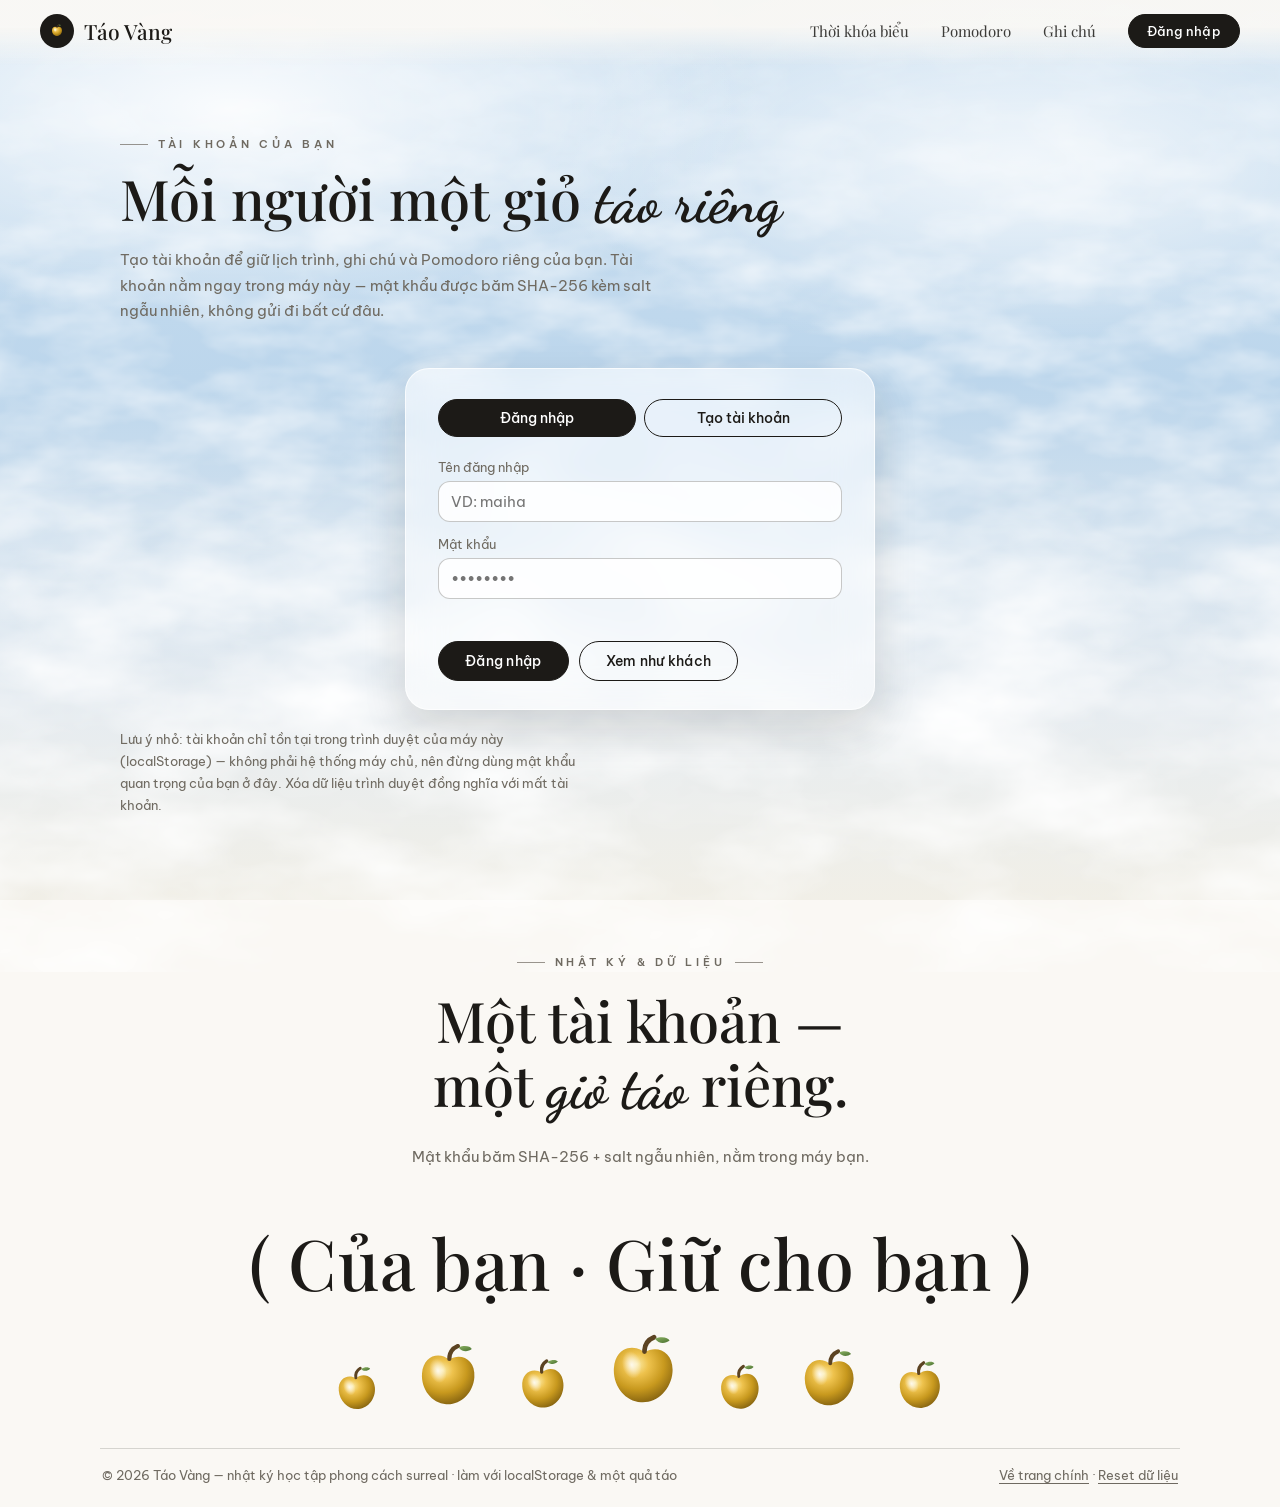
<file: taikhoan.html>
<!DOCTYPE html>
<html lang="vi">
<head>
<meta charset="UTF-8">
<meta name="viewport" content="width=device-width, initial-scale=1">
<title>Tài khoản — Táo Vàng</title>
<meta name="description" content="Tạo tài khoản và đăng nhập để giữ lịch trình riêng của bạn — mọi thứ lưu trong máy, mật khẩu được băm SHA-256.">
<meta name="theme-color" content="#c9dcef">
<link rel="icon" href="data:image/svg+xml,<svg xmlns='http://www.w3.org/2000/svg' viewBox='0 0 64 64'><path d='M32 18c-8-6-20-2-20 12 0 12 9 22 20 22s20-10 20-22c0-14-12-18-20-12z' fill='%23c9a227'/></svg>">
<link rel="preconnect" href="https://fonts.googleapis.com">
<link rel="preconnect" href="https://fonts.gstatic.com" crossorigin>
<link href="https://fonts.googleapis.com/css2?family=Playfair+Display:ital,wght@0,400..900;1,400..900&family=Dancing+Script:wght@500;700&family=Be+Vietnam+Pro:wght@300;400;500;600&display=swap" rel="stylesheet">
<link rel="stylesheet" href="style.css?v=9">
</head>
<body>

<svg width="0" height="0" style="position:absolute" aria-hidden="true">
  <defs>
    <radialGradient id="appleGrad" cx="38%" cy="30%" r="78%">
      <stop offset="0%" stop-color="#fbeaa4"/><stop offset="26%" stop-color="#eec24d"/>
      <stop offset="60%" stop-color="#c8991e"/><stop offset="100%" stop-color="#7a5a0e"/>
    </radialGradient>
    <radialGradient id="appleShine" cx="50%" cy="50%" r="50%">
      <stop offset="0%" stop-color="#ffffff" stop-opacity=".85"/>
      <stop offset="100%" stop-color="#ffffff" stop-opacity="0"/>
    </radialGradient>
    <linearGradient id="leafGrad" x1="0" y1="0" x2="1" y2="1">
      <stop offset="0%" stop-color="#8db464"/><stop offset="100%" stop-color="#486f2f"/>
    </linearGradient>
    <filter id="fCloudsFar" x="-10%" y="-10%" width="120%" height="120%">
      <feTurbulence type="fractalNoise" baseFrequency="0.011 0.026" numOctaves="4" seed="7" stitchTiles="stitch"/>
      <feColorMatrix type="matrix" values="0 0 0 0 1  0 0 0 0 1  0 0 0 0 1  0 0 0 1.9 -0.62"/>
      <feGaussianBlur stdDeviation="1"/>
    </filter>
    <filter id="fCloudsNear" x="-10%" y="-10%" width="120%" height="120%">
      <feTurbulence type="fractalNoise" baseFrequency="0.0055 0.013" numOctaves="5" seed="4" stitchTiles="stitch"/>
      <feColorMatrix type="matrix" values="0 0 0 0 1  0 0 0 0 1  0 0 0 0 1  0 0 0 2.1 -0.72"/>
      <feGaussianBlur stdDeviation="1.5"/>
    </filter>
    <g id="appleShape">
      <path d="M32 18c-8-6-20-2-20 12 0 12 9 22 20 22s20-10 20-22c0-14-12-18-20-12z" fill="url(#appleGrad)"/>
      <ellipse cx="24" cy="27" rx="6.5" ry="9.5" fill="url(#appleShine)" transform="rotate(-18 24 27)"/>
      <path d="M32 17.4c-.4-5.2 1.8-8.2 5.8-10.2" stroke="#5c4322" stroke-width="3.2" fill="none" stroke-linecap="round"/>
      <path d="M38.5 8.2c4.6-2.4 9-1.3 10 .5-2.8 2.5-7.2 2.9-10-.5z" fill="url(#leafGrad)"/>
    </g>
  </defs>
</svg>

<noscript>
  <p style="max-width:640px;margin:20px auto;padding:16px 22px;border:1px solid #c9a227;border-radius:16px;background:#faf8f4;color:#1c1a17;font-family:Tahoma,sans-serif">
    Trang này cần JavaScript để đăng nhập. Bạn hãy bật JavaScript rồi tải lại nhé!
  </p>
</noscript>

<div class="sky" aria-hidden="true"></div>
<div class="clouds clouds--far" aria-hidden="true"></div>
<div class="clouds clouds--near" aria-hidden="true"></div>

<nav class="nav" aria-label="Điều hướng chính">
  <a class="nav__brand" href="index.html">
    <span class="nav__logo" aria-hidden="true">
      <svg width="16" height="16" viewBox="0 0 64 64"><use href="#appleShape"/></svg>
    </span>
    <span class="nav__brandName">Táo Vàng</span>
  </a>
  <div class="nav__right">
    <div class="nav__links">
      <a href="thoikhoabieu.html">Thời khóa biểu</a>
      <a href="pomodoro.html">Pomodoro</a>
      <a href="ghichu.html">Ghi chú</a>
    </div>
    <div class="nav__user" id="navUser"></div>
  </div>
</nav>

<!-- ================= ĐẦU TRANG ================= -->
<header class="page-head">
  <p class="kicker">Tài khoản của bạn</p>
  <h1>Mỗi người một giỏ <em class="script">táo riêng</em></h1>
  <p class="page-sub">Tạo tài khoản để giữ lịch trình, ghi chú và Pomodoro riêng của bạn. Tài khoản nằm ngay trong máy này — mật khẩu được băm SHA-256 kèm salt ngẫu nhiên, không gửi đi bất cứ đâu.</p>
</header>

<main>
  <section class="section" id="taikhoan" style="padding-top:34px">
    <div class="glass auth__card auth reveal" id="authGuest">
      <div class="auth__tabs" role="tablist">
        <button class="auth__tab active" id="tabLogin" type="button">Đăng nhập</button>
        <button class="auth__tab" id="tabRegister" type="button">Tạo tài khoản</button>
      </div>

      <form id="formLogin" novalidate>
        <label class="field">Tên đăng nhập
          <input type="text" id="liName" maxlength="20" autocomplete="username" placeholder="VD: maiha">
        </label>
        <label class="field">Mật khẩu
          <input type="password" id="liPw" maxlength="60" autocomplete="current-password" placeholder="••••••••">
        </label>
        <p class="form-err" id="liErr" role="alert"></p>
        <div class="modal__btns" style="justify-content:flex-start">
          <button class="pill" type="submit">Đăng nhập</button>
          <a class="pill pill--ghost" href="index.html">Xem như khách</a>
        </div>
      </form>

      <form id="formRegister" hidden novalidate>
        <label class="field">Tên đăng nhập (3–20 ký tự)
          <input type="text" id="rgName" maxlength="20" autocomplete="username" placeholder="VD: maiha">
        </label>
        <label class="field">Mật khẩu (từ 4 ký tự)
          <input type="password" id="rgPw" maxlength="60" autocomplete="new-password" placeholder="••••••••">
        </label>
        <label class="field">Nhập lại mật khẩu
          <input type="password" id="rgPw2" maxlength="60" autocomplete="new-password" placeholder="••••••••">
        </label>
        <p class="form-err" id="rgErr" role="alert"></p>
        <div class="modal__btns" style="justify-content:flex-start">
          <button class="pill" type="submit">Tạo tài khoản</button>
        </div>
      </form>
    </div>

    <div class="glass auth__card auth reveal" id="authMe" hidden>
      <p class="auth__hello">Xin chào, <em class="script" id="meName"></em> <span aria-hidden="true">🍎</span></p>
      <p class="auth__meta">Bạn đang dùng lịch trình của riêng mình — mọi thay đổi ở Thời khóa biểu, Pomodoro và Ghi chú đều lưu vào tài khoản này.</p>
      <p class="auth__meta" id="meSince"></p>
      <div class="auth__btns">
        <a class="pill" href="index.html">Về trang chính</a>
        <button class="pill pill--ghost" id="btnLogout" type="button">Đăng xuất</button>
        <button class="linklike" id="btnDelMe" type="button">Xóa tài khoản này</button>
      </div>
    </div>

    <p class="fineprint reveal" style="max-width:470px">
      Lưu ý nhỏ: tài khoản chỉ tồn tại trong trình duyệt của máy này (localStorage) — không phải hệ thống máy chủ,
      nên đừng dùng mật khẩu quan trọng của bạn ở đây. Xóa dữ liệu trình duyệt đồng nghĩa với mất tài khoản.
    </p>
  </section>
</main>

<!-- ================= FOOTER ================= -->
<footer class="footer" id="footer">
  <p class="kicker reveal">Nhật ký &amp; dữ liệu</p>
  <h2 class="footer__title reveal">Một tài khoản —<br>một <em class="script">giỏ táo</em> riêng.</h2>
  <p class="footer__sub">Mật khẩu băm SHA-256 + salt ngẫu nhiên, nằm trong máy bạn.</p>
  <p class="footer__giant">( Của bạn · Giữ cho bạn )</p>
  <div class="footer__apples" aria-hidden="true">
    <svg class="fapple" width="58" height="58" viewBox="0 0 64 64"><use href="#appleShape"/></svg>
    <svg class="fapple" width="84" height="84" viewBox="0 0 64 64"><use href="#appleShape"/></svg>
    <svg class="fapple" width="66" height="66" viewBox="0 0 64 64"><use href="#appleShape"/></svg>
    <svg class="fapple" width="94" height="94" viewBox="0 0 64 64"><use href="#appleShape"/></svg>
    <svg class="fapple" width="60" height="60" viewBox="0 0 64 64"><use href="#appleShape"/></svg>
    <svg class="fapple" width="78" height="78" viewBox="0 0 64 64"><use href="#appleShape"/></svg>
    <svg class="fapple" width="64" height="64" viewBox="0 0 64 64"><use href="#appleShape"/></svg>
  </div>
  <div class="footer__meta">
    <span>© 2026 Táo Vàng — nhật ký học tập phong cách surreal · làm với localStorage &amp; một quả táo</span>
    <span class="footer__links">
      <a class="linklike" href="index.html">Về trang chính</a> ·
      <button class="linklike" id="btnReset" type="button">Reset dữ liệu</button>
    </span>
  </div>
</footer>

<!-- ================= MODAL: XÁC NHẬN ================= -->
<div class="overlay" id="modalConfirm" hidden>
  <div class="glass modal" role="dialog" aria-modal="true" aria-labelledby="confirmTitle">
    <h3 id="confirmTitle">Xác nhận nhé</h3>
    <p id="confirmMsg"></p>
    <div class="modal__btns">
      <button class="pill pill--ghost" id="btnNo" type="button">Để thôi</button>
      <button class="pill" id="btnYes" type="button">Đồng ý</button>
    </div>
  </div>
</div>

<!-- ================= MODAL: THÔNG BÁO ================= -->
<div class="overlay" id="modalMsg" hidden>
  <div class="glass modal" role="dialog" aria-modal="true" aria-labelledby="msgTitle">
    <h3 id="msgTitle">Có một việc nhỏ</h3>
    <p id="msgText"></p>
    <div class="modal__btns"><button class="pill" data-close="modalMsg" type="button">Đã hiểu</button></div>
  </div>
</div>

<div class="toast" id="toast" role="status" aria-live="polite"></div>

<script src="script.js?v=5" defer></script>
<script src="taikhoan.js?v=4" defer></script>
</body>
</html>
</file>
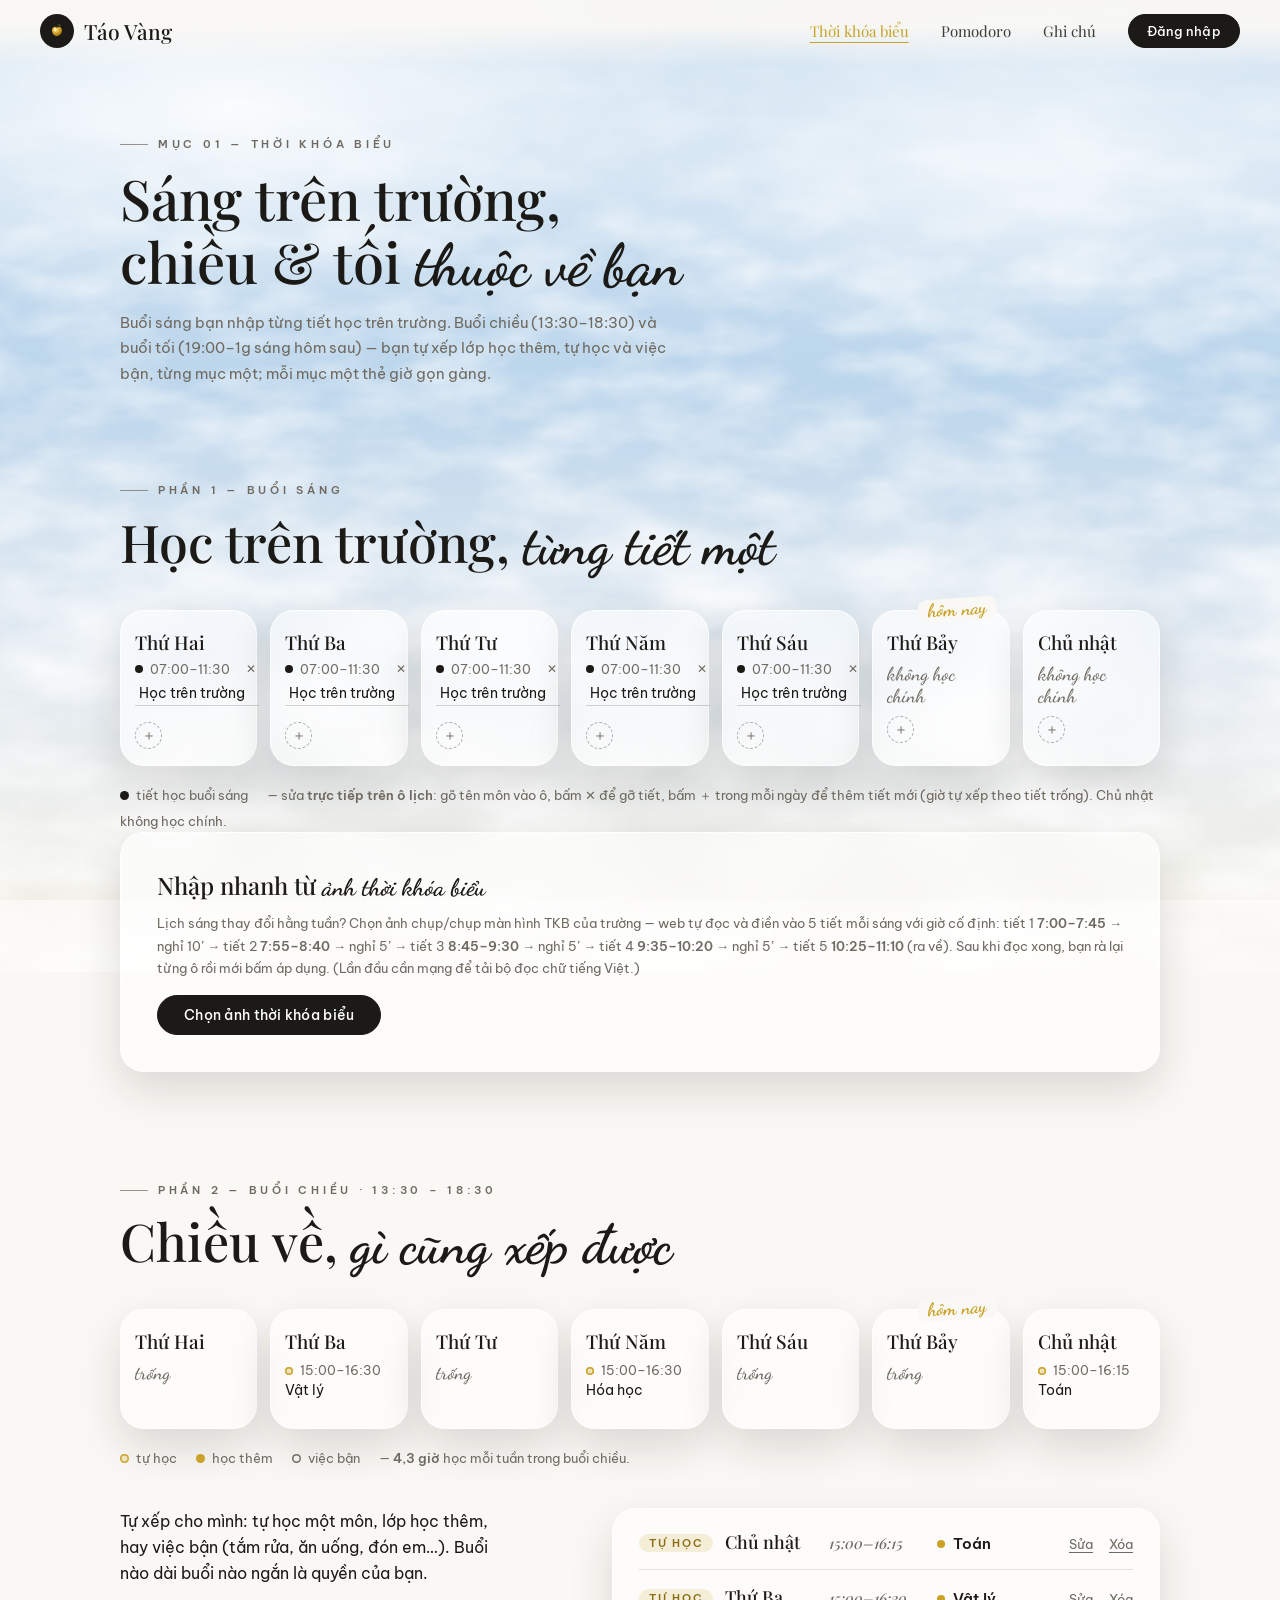
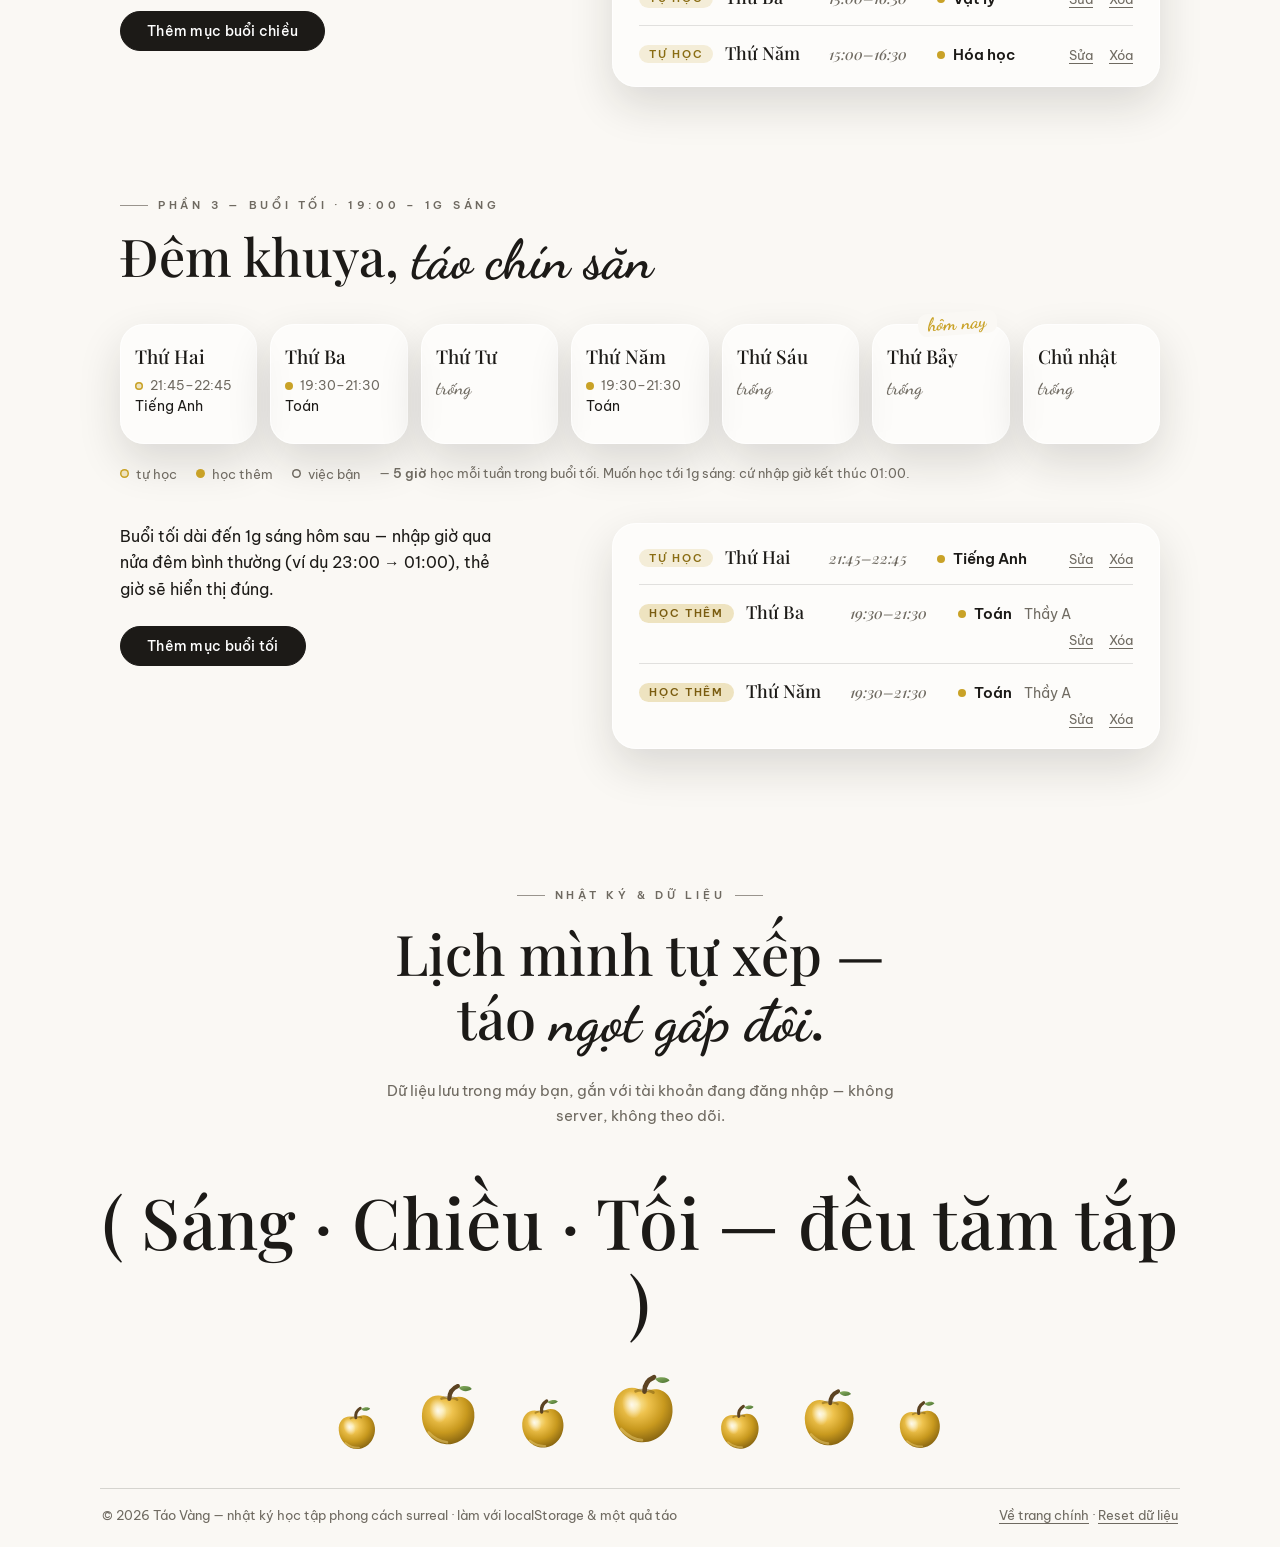
<file: thoikhoabieu.html>
<!DOCTYPE html>
<html lang="vi">
<head>
<meta charset="UTF-8">
<meta name="viewport" content="width=device-width, initial-scale=1">
<title>Thời khóa biểu — Táo Vàng</title>
<meta name="description" content="Buổi sáng học trên trường, buổi chiều (13:30–18:30) và buổi tối (19:00–1g sáng) bạn tự xếp lớp học thêm, tự học và việc bận — từng mục một.">
<meta name="theme-color" content="#c9dcef">
<link rel="icon" href="data:image/svg+xml,<svg xmlns='http://www.w3.org/2000/svg' viewBox='0 0 64 64'><path d='M32 18c-8-6-20-2-20 12 0 12 9 22 20 22s20-10 20-22c0-14-12-18-20-12z' fill='%23c9a227'/></svg>">
<link rel="preconnect" href="https://fonts.googleapis.com">
<link rel="preconnect" href="https://fonts.gstatic.com" crossorigin>
<link href="https://fonts.googleapis.com/css2?family=Playfair+Display:ital,wght@0,400..900;1,400..900&family=Dancing+Script:wght@500;700&family=Be+Vietnam+Pro:wght@300;400;500;600&display=swap" rel="stylesheet">
<link rel="stylesheet" href="style.css?v=9">
</head>
<body>

<svg width="0" height="0" style="position:absolute" aria-hidden="true">
  <defs>
    <radialGradient id="appleGrad" cx="38%" cy="30%" r="78%">
      <stop offset="0%" stop-color="#fbeaa4"/><stop offset="26%" stop-color="#eec24d"/>
      <stop offset="60%" stop-color="#c8991e"/><stop offset="100%" stop-color="#7a5a0e"/>
    </radialGradient>
    <radialGradient id="appleShine" cx="50%" cy="50%" r="50%">
      <stop offset="0%" stop-color="#ffffff" stop-opacity=".85"/>
      <stop offset="100%" stop-color="#ffffff" stop-opacity="0"/>
    </radialGradient>
    <linearGradient id="barkGrad" x1="0" y1="0" x2="0" y2="1">
      <stop offset="0%" stop-color="#8a6537"/><stop offset="55%" stop-color="#5f4223"/><stop offset="100%" stop-color="#3c2a14"/>
    </linearGradient>
    <linearGradient id="leafGrad" x1="0" y1="0" x2="1" y2="1">
      <stop offset="0%" stop-color="#8db464"/><stop offset="100%" stop-color="#486f2f"/>
    </linearGradient>
    <filter id="soft" x="-40%" y="-40%" width="180%" height="180%"><feGaussianBlur stdDeviation="4"/></filter>
    <filter id="fCloudsFar" x="-10%" y="-10%" width="120%" height="120%">
      <feTurbulence type="fractalNoise" baseFrequency="0.011 0.026" numOctaves="4" seed="7" stitchTiles="stitch"/>
      <feColorMatrix type="matrix" values="0 0 0 0 1  0 0 0 0 1  0 0 0 0 1  0 0 0 1.9 -0.62"/>
      <feGaussianBlur stdDeviation="1"/>
    </filter>
    <filter id="fCloudsNear" x="-10%" y="-10%" width="120%" height="120%">
      <feTurbulence type="fractalNoise" baseFrequency="0.0055 0.013" numOctaves="5" seed="4" stitchTiles="stitch"/>
      <feColorMatrix type="matrix" values="0 0 0 0 1  0 0 0 0 1  0 0 0 0 1  0 0 0 2.1 -0.72"/>
      <feGaussianBlur stdDeviation="1.5"/>
    </filter>
    <g id="appleShape">
      <path d="M32 18c-8-6-20-2-20 12 0 12 9 22 20 22s20-10 20-22c0-14-12-18-20-12z" fill="url(#appleGrad)"/>
      <ellipse cx="24" cy="27" rx="6.5" ry="9.5" fill="url(#appleShine)" transform="rotate(-18 24 27)"/>
      <path d="M18 44c4.5 4.2 10.4 6.4 14.5 6.5" stroke="#f4d87e" stroke-width="2" opacity=".45" fill="none" stroke-linecap="round"/>
      <path d="M26 17.6c2.2-1.5 9.8-1.5 12 0" stroke="#7a5a10" stroke-width="2" opacity=".5" fill="none" stroke-linecap="round"/>
      <path d="M32 17.4c-.4-5.2 1.8-8.2 5.8-10.2" stroke="#5c4322" stroke-width="3.2" fill="none" stroke-linecap="round"/>
      <path d="M38.5 8.2c4.6-2.4 9-1.3 10 .5-2.8 2.5-7.2 2.9-10-.5z" fill="url(#leafGrad)"/>
    </g>
  </defs>
</svg>

<noscript>
  <p style="max-width:640px;margin:20px auto;padding:16px 22px;border:1px solid #c9a227;border-radius:16px;background:#faf8f4;color:#1c1a17;font-family:Tahoma,sans-serif">
    Trang này cần JavaScript để lưu thời khóa biểu. Bạn hãy bật JavaScript rồi tải lại nhé!
  </p>
</noscript>

<div class="sky" aria-hidden="true"></div>
<div class="clouds clouds--far" aria-hidden="true"></div>
<div class="clouds clouds--near" aria-hidden="true"></div>

<nav class="nav" aria-label="Điều hướng chính">
  <a class="nav__brand" href="index.html">
    <span class="nav__logo" aria-hidden="true">
      <svg width="16" height="16" viewBox="0 0 64 64"><use href="#appleShape"/></svg>
    </span>
    <span class="nav__brandName">Táo Vàng</span>
  </a>
  <div class="nav__right">
    <div class="nav__links">
      <a href="thoikhoabieu.html" class="active">Thời khóa biểu</a>
      <a href="pomodoro.html">Pomodoro</a>
      <a href="ghichu.html">Ghi chú</a>
    </div>
    <div class="nav__user" id="navUser"></div>
  </div>
</nav>

<!-- ================= ĐẦU TRANG ================= -->
<header class="page-head">
  <p class="kicker">Mục 01 — Thời khóa biểu</p>
  <h1>Sáng trên trường,<br>chiều &amp; tối <em class="script">thuộc về bạn</em></h1>
  <p class="page-sub">Buổi sáng bạn nhập từng tiết học trên trường. Buổi chiều (13:30–18:30) và buổi tối (19:00–1g sáng hôm sau) — bạn tự xếp lớp học thêm, tự học và việc bận, từng mục một; mỗi mục một thẻ giờ gọn gàng.</p>
</header>

<main>

  <!-- ================= PHẦN 1 — BUỔI SÁNG ================= -->
  <section class="section" id="phan-sang">
    <header class="sec-head reveal">
      <p class="kicker">Phần 1 — Buổi sáng</p>
      <h2>Học trên trường, <em class="script">từng tiết một</em></h2>
    </header>
    <div class="week" id="schoolGrid"></div>
    <p class="fineprint fineprint--legend reveal">
      <span><i class="dot"></i>tiết học buổi sáng</span>
      — sửa <b>trực tiếp trên ô lịch</b>: gõ tên môn vào ô, bấm ✕ để gỡ tiết, bấm ＋ trong mỗi ngày để thêm tiết mới (giờ tự xếp theo tiết trống). Chủ nhật không học chính.
    </p>

    <!-- ===== Nhập nhanh từ ảnh thời khóa biểu (OCR ngay trong trình duyệt) ===== -->
    <div class="glass panel ocr reveal" id="ocrPanel">
      <h3 class="ocr__title">Nhập nhanh từ <em class="script">ảnh thời khóa biểu</em></h3>
      <p class="fineprint" style="margin-top:0">Lịch sáng thay đổi hằng tuần? Chọn ảnh chụp/chụp màn hình TKB của trường — web tự đọc và điền vào 5 tiết mỗi sáng với giờ cố định:
      tiết 1 <b>7:00–7:45</b> → nghỉ 10’ → tiết 2 <b>7:55–8:40</b> → nghỉ 5’ → tiết 3 <b>8:45–9:30</b> → nghỉ 5’ → tiết 4 <b>9:35–10:20</b> → nghỉ 5’ → tiết 5 <b>10:25–11:10</b> (ra về).
      Sau khi đọc xong, bạn rà lại từng ô rồi mới bấm áp dụng. (Lần đầu cần mạng để tải bộ đọc chữ tiếng Việt.)</p>
      <div class="ocr__actions">
        <button class="pill" id="btnOcrPick" type="button">Chọn ảnh thời khóa biểu</button>
        <input type="file" id="ocrFile" accept="image/*" hidden>
        <span class="ocr__status" id="ocrStatus"></span>
      </div>
      <div class="ocr__progress" id="ocrProgress" hidden><i></i></div>
      <div class="ocr__scroll" id="ocrPreview" hidden>
        <table class="ocr__grid" id="ocrGrid"></table>
        <div class="modal__btns" style="justify-content:flex-start;margin-top:16px">
          <button class="pill" id="btnOcrApply" type="button">Điền vào lịch buổi sáng</button>
          <button class="pill pill--ghost" id="btnOcrCancel" type="button">Bỏ</button>
        </div>
      </div>
    </div>
  </section>

  <!-- ================= PHẦN 2 — BUỔI CHIỀU ================= -->
  <section class="section" id="phan-chieu">
    <header class="sec-head reveal">
      <p class="kicker">Phần 2 — Buổi chiều · 13:30 – 18:30</p>
      <h2>Chiều về, <em class="script">gì cũng xếp được</em></h2>
    </header>
    <div class="week week--self" id="chieuGrid"></div>
    <p class="fineprint fineprint--legend reveal">
      <span><i class="dot dot--self"></i>tự học</span>
      <span><i class="dot dot--extra"></i>học thêm</span>
      <span><i class="dot dot--busy"></i>việc bận</span>
      — <b id="chieuTotal"></b> học mỗi tuần trong buổi chiều.
    </p>
    <div class="split" style="margin-top:34px">
      <div class="split__text reveal">
        <p>Tự xếp cho mình: tự học một môn, lớp học thêm, hay việc bận (tắm rửa, ăn uống, đón em…). Buổi nào dài buổi nào ngắn là quyền của bạn.</p>
        <div class="split__btns">
          <button class="pill" id="btnAddChieu" type="button">Thêm mục buổi chiều</button>
        </div>
      </div>
      <ul class="classlist glass reveal" id="chieuList"></ul>
    </div>
  </section>

  <!-- ================= PHẦN 3 — BUỔI TỐI ================= -->
  <section class="section" id="phan-toi">
    <header class="sec-head reveal">
      <p class="kicker">Phần 3 — Buổi tối · 19:00 – 1g sáng</p>
      <h2>Đêm khuya, <em class="script">táo chín săn</em></h2>
    </header>
    <div class="week week--self" id="toiGrid"></div>
    <p class="fineprint fineprint--legend reveal">
      <span><i class="dot dot--self"></i>tự học</span>
      <span><i class="dot dot--extra"></i>học thêm</span>
      <span><i class="dot dot--busy"></i>việc bận</span>
      — <b id="toiTotal"></b> học mỗi tuần trong buổi tối. Muốn học tới 1g sáng: cứ nhập giờ kết thúc 01:00.
    </p>
    <div class="split" style="margin-top:34px">
      <div class="split__text reveal">
        <p>Buổi tối dài đến 1g sáng hôm sau — nhập giờ qua nửa đêm bình thường (ví dụ 23:00 → 01:00), thẻ giờ sẽ hiển thị đúng.</p>
        <div class="split__btns">
          <button class="pill" id="btnAddToi" type="button">Thêm mục buổi tối</button>
        </div>
      </div>
      <ul class="classlist glass reveal" id="toiList"></ul>
    </div>
  </section>

</main>

<!-- ================= FOOTER ================= -->
<footer class="footer" id="footer">
  <p class="kicker reveal">Nhật ký &amp; dữ liệu</p>
  <h2 class="footer__title reveal">Lịch mình tự xếp —<br>táo <em class="script">ngọt gấp đôi</em>.</h2>
  <p class="footer__sub">Dữ liệu lưu trong máy bạn, gắn với tài khoản đang đăng nhập — không server, không theo dõi.</p>
  <p class="footer__giant">( Sáng · Chiều · Tối — đều tăm tắp )</p>
  <div class="footer__apples" aria-hidden="true">
    <svg class="fapple" width="58" height="58" viewBox="0 0 64 64"><use href="#appleShape"/></svg>
    <svg class="fapple" width="84" height="84" viewBox="0 0 64 64"><use href="#appleShape"/></svg>
    <svg class="fapple" width="66" height="66" viewBox="0 0 64 64"><use href="#appleShape"/></svg>
    <svg class="fapple" width="94" height="94" viewBox="0 0 64 64"><use href="#appleShape"/></svg>
    <svg class="fapple" width="60" height="60" viewBox="0 0 64 64"><use href="#appleShape"/></svg>
    <svg class="fapple" width="78" height="78" viewBox="0 0 64 64"><use href="#appleShape"/></svg>
    <svg class="fapple" width="64" height="64" viewBox="0 0 64 64"><use href="#appleShape"/></svg>
  </div>
  <div class="footer__meta">
    <span>© 2026 Táo Vàng — nhật ký học tập phong cách surreal · làm với localStorage &amp; một quả táo</span>
    <span class="footer__links">
      <a class="linklike" href="index.html">Về trang chính</a> ·
      <button class="linklike" id="btnReset" type="button">Reset dữ liệu</button>
    </span>
  </div>
</footer>

<!-- ================= MODAL: FORM CHUNG =================
     kind = school (tiết sáng) | self | extra | busy (chiều/tối) -->
<div class="overlay" id="modalForm" hidden>
  <div class="glass modal" role="dialog" aria-modal="true" aria-labelledby="formTitle">
    <h3 id="formTitle">Thêm mục</h3>
    <form id="entryForm" novalidate>
      <div class="frow" id="fKindRow">
        <label>Loại
          <select id="fKind">
            <option value="self">Tự học</option>
            <option value="extra">Học thêm</option>
            <option value="busy">Việc bận</option>
          </select>
        </label>
        <label>Thứ
          <select id="fDay">
            <option value="1">Thứ 2</option><option value="2">Thứ 3</option>
            <option value="3">Thứ 4</option><option value="4">Thứ 5</option>
            <option value="5">Thứ 6</option><option value="6">Thứ 7</option>
            <option value="0">Chủ nhật</option>
          </select>
        </label>
      </div>
      <label class="field" id="fSubjectSelWrap" hidden>Môn
        <select id="fSubject"></select>
      </label>
      <label class="field" id="fSubjectTextWrap" hidden>Môn học
        <input type="text" id="fSubjectText" list="subjectSuggestions" maxlength="40" placeholder="VD: Toán, Ngữ văn, Hóa…">
      </label>
      <label class="field" id="fLabelWrap" hidden>Việc gì
        <input type="text" id="fLabel" maxlength="40" placeholder="VD: Tắm rửa, giặt đồ, đi đón em…">
      </label>
      <div class="frow">
        <label>Bắt đầu <input type="time" id="fStart" required></label>
        <label>Kết thúc <input type="time" id="fEnd" required></label>
      </div>
      <label class="field" id="fNoteWrap" hidden>Ghi chú (thầy/cô, phòng học…)
        <input type="text" id="fNote" maxlength="60" placeholder="VD: Thầy Minh · phòng 12">
      </label>
      <p class="form-err" id="formError" role="alert"></p>
      <div class="modal__btns">
        <button type="button" class="pill pill--ghost" data-close="modalForm">Hủy</button>
        <button type="submit" class="pill">Lưu</button>
      </div>
    </form>
    <datalist id="subjectSuggestions">
      <option value="Toán"></option><option value="Vật lý"></option>
      <option value="Hóa học"></option><option value="Tiếng Anh"></option>
      <option value="Học trên trường"></option>
    </datalist>
  </div>
</div>

<!-- ================= MODAL: XÁC NHẬN ================= -->
<div class="overlay" id="modalConfirm" hidden>
  <div class="glass modal" role="dialog" aria-modal="true" aria-labelledby="confirmTitle">
    <h3 id="confirmTitle">Xác nhận nhé</h3>
    <p id="confirmMsg"></p>
    <div class="modal__btns">
      <button class="pill pill--ghost" id="btnNo" type="button">Để thôi</button>
      <button class="pill" id="btnYes" type="button">Đồng ý</button>
    </div>
  </div>
</div>

<!-- ================= MODAL: THÔNG BÁO ================= -->
<div class="overlay" id="modalMsg" hidden>
  <div class="glass modal" role="dialog" aria-modal="true" aria-labelledby="msgTitle">
    <h3 id="msgTitle">Có một việc nhỏ</h3>
    <p id="msgText"></p>
    <div class="modal__btns"><button class="pill" data-close="modalMsg" type="button">Đã hiểu</button></div>
  </div>
</div>

<div class="toast" id="toast" role="status" aria-live="polite"></div>

<script src="script.js?v=5" defer></script>
<script src="lich.js?v=6" defer></script>
<script src="ocr.js?v=5" defer></script>
</body>
</html>
</file>
<file: style.css>
/* =========================================================
   TÁO VÀNG — style.css v4 · Surreal Elegance / Editorial
   1.Tokens · 2.Trời & mây · 3.Nav & tài khoản · 4.Hero ·
   5.Mục lục · 6.Page-head · 7.Section · 8.Thẻ ngày & sự kiện ·
   9.Danh sách editorial · 10.Panel/settings · 11.Notes ·
   12.Vườn đêm & hoa · 13.Auth · 14.Footer · 15.Glass/pill ·
   16.Modal/toast · 17.Chuyển trang · 18.Responsive · 19.Reduced motion
   ========================================================= */

/* ---------- 1. Tokens ---------- */
:root{
  --ivory:#faf8f4;
  --ink:#1c1a17;
  --ink-soft:#6f6a61;
  --gold:#c9a227;
  --gold-soft:#eee3c0;
  --glass:rgba(255,255,255,.55);
  --glass-border:rgba(255,255,255,.7);
  --shadow:0 18px 44px rgba(28,26,23,.14);
  --sky-fallback:linear-gradient(180deg,#dbe9f4,#c9dcef 45%,#eef0ea);
  --serif:"Playfair Display",Georgia,serif;
  --script:"Dancing Script",cursive;
  --sans:"Be Vietnam Pro",Tahoma,sans-serif;
}

/* ---------- 2. Trời & mây (nhiễu fractal — như ảnh mây thật) ---------- */
*{box-sizing:border-box}
html{scroll-behavior:smooth}
body{
  margin:0;font:16px/1.7 var(--sans);color:var(--ink);
  background:var(--ivory);overflow-x:hidden;
}
/* [ẢNH NỀN] muốn dùng ảnh trời thật: thêm url("img/sky.jpg") center/cover no-repeat
   làm lớp ĐẦU trong .sky (khuyên 1920px, <500KB). Mây CSS bên dưới vẫn chạy đè lên. */
.sky{
  position:fixed;inset:0;z-index:-3;
  background:
    radial-gradient(60% 34% at 18% 12%, rgba(255,255,255,.9), rgba(255,255,255,0) 70%),
    radial-gradient(52% 30% at 80% 18%, rgba(255,255,255,.75), rgba(255,255,255,0) 72%),
    linear-gradient(180deg,#cfe2f2 0%,#bcd6ec 42%,#e6ecf1 78%,#f1efe7 100%);
}
/* hai tầng mây tự sinh bằng filter nhiễu SVG — trôi rất chậm */
.clouds{position:fixed;pointer-events:none;background:#fff}
.clouds--far{
  inset:-14% -18%;z-index:-2;opacity:.55;
  filter:url(#fCloudsFar);
  -webkit-mask-image:linear-gradient(180deg,transparent 4%,#000 34%,#000 58%,transparent 90%);
          mask-image:linear-gradient(180deg,transparent 4%,#000 34%,#000 58%,transparent 90%);
  animation:drift 160s ease-in-out infinite alternate;
}
.clouds--near{
  left:-24%;right:-24%;bottom:-8%;height:56%;z-index:-1;opacity:.9;
  filter:url(#fCloudsNear);
  -webkit-mask-image:linear-gradient(180deg,transparent 0,#000 30%,#000 74%,rgba(0,0,0,.75) 100%);
          mask-image:linear-gradient(180deg,transparent 0,#000 30%,#000 74%,rgba(0,0,0,.75) 100%);
  animation:drift 120s ease-in-out infinite alternate-reverse;
}
@keyframes drift{from{transform:translateX(-1.4%)}to{transform:translateX(1.4%)}}
::selection{background:var(--gold-soft)}
:focus-visible{outline:2px solid var(--gold);outline-offset:2px}
h1,h2,h3,p,ul,fieldset{margin:0;padding:0}
li{list-style:none}
b,strong{font-weight:600}
a{color:var(--ink)}
.script{font-family:var(--script);font-weight:700;font-style:normal}
h1 .script,h2 .script{font-size:1.05em}
.kicker{
  display:inline-flex;align-items:center;gap:10px;
  font:600 11px/1 var(--sans);letter-spacing:.34em;text-transform:uppercase;
  color:var(--ink-soft);
}
.kicker::before{content:"";width:28px;height:1px;background:var(--ink-soft);opacity:.7}

/* ---------- 3. Nav & tài khoản ---------- */
.nav{
  position:fixed;inset:0 0 auto 0;z-index:60;
  display:flex;align-items:center;justify-content:space-between;gap:16px;
  padding:14px clamp(16px,4vw,40px) 18px;
  background:linear-gradient(180deg,rgba(250,248,244,.92) 40%,rgba(250,248,244,0));
  pointer-events:none;
}
.nav a,.nav button{pointer-events:auto}
.nav__brand{
  display:inline-flex;align-items:center;gap:10px;flex:none;white-space:nowrap;
  font:500 21px var(--serif);text-decoration:none;
}
.nav__brandName{max-width:210px;overflow:hidden;text-overflow:ellipsis}
.nav__logo{
  width:34px;height:34px;border-radius:50%;background:var(--ink);
  display:grid;place-items:center;flex:none;
}
.nav__right{display:flex;align-items:center;gap:clamp(12px,2.6vw,32px)}
.nav__links{display:flex;flex-wrap:wrap;gap:clamp(12px,2.6vw,32px)}
.nav__links a{
  font:15px var(--serif);text-decoration:none;opacity:.85;
  text-underline-offset:5px;
}
.nav__links a:hover{opacity:1;color:var(--gold);text-decoration:underline}
.nav__links a.active{opacity:1;color:var(--gold);text-decoration:underline}
.nav__user{display:flex;align-items:center;flex:none}
.nav__login{padding:8px 20px;font-size:13px}
.nav__me{
  display:inline-flex;align-items:center;gap:9px;
  font:500 15px var(--serif);text-decoration:none;
}
.nav__meAva{
  width:30px;height:30px;border-radius:50%;background:var(--gold);color:#fff;
  display:grid;place-items:center;font:600 13px var(--sans);
  box-shadow:0 4px 10px rgba(201,162,39,.35);
}
.nav__me:hover .nav__meAva{background:var(--ink)}

/* ---------- 4. Hero trang chính ---------- */
.hero{
  position:relative;max-width:1160px;margin:0 auto;
  padding:126px clamp(16px,4vw,40px) 76px;
  min-height:92vh;
  display:grid;grid-template-columns:minmax(0,1.35fr) minmax(260px,.85fr);
  gap:48px;align-items:center;
}
.hero__ghost{
  position:absolute;top:30%;left:-2%;z-index:0;
  font:italic 500 clamp(120px,21vw,210px)/1 var(--serif);
  color:transparent;-webkit-text-stroke:1px rgba(28,26,23,.09);
  pointer-events:none;user-select:none;white-space:nowrap;
}
.speck{
  position:absolute;width:5px;height:5px;border-radius:50%;
  background:var(--gold);opacity:.5;pointer-events:none;
  animation:tw 3.6s ease-in-out infinite;animation-delay:var(--d,0s);
  left:var(--x,50%);top:var(--y,20%);
}
@keyframes tw{0%,100%{opacity:.12;transform:scale(.7)}50%{opacity:.85;transform:scale(1.2)}}
.rays{ /* vệt nắng xiên qua mây */
  position:absolute;inset:0;pointer-events:none;opacity:.55;
  background:
    linear-gradient(112deg,transparent 40%,rgba(255,255,255,.55) 46%,transparent 51%),
    linear-gradient(112deg,transparent 58%,rgba(255,255,255,.4) 63%,transparent 68%);
}
.hero__text{position:relative;z-index:1;min-width:0}
.hero__title{
  font:500 clamp(38px,6.5vw,72px)/1.08 var(--serif);
  letter-spacing:-.01em;margin:16px 0 22px;
}
.hero__lead{max-width:410px;font-size:15.5px;margin:0 0 18px}
.hero__date{font:italic 15px var(--serif);color:var(--ink-soft)}
.hero__side{position:relative;z-index:1;justify-self:end;width:100%;max-width:330px}
.hero__card{padding:22px 24px 24px;border-radius:20px}
.hero__cardTitle{font:500 20px var(--serif);margin:0 0 8px}
.wrow{
  display:flex;justify-content:space-between;align-items:baseline;gap:12px;
  padding:9px 2px;border-bottom:1px solid rgba(28,26,23,.12);
  font:14.5px var(--sans);
}
.wrow b{font:500 15px var(--serif);font-variant-numeric:tabular-nums}
.wrow--total{border-bottom:0;margin-top:2px}
.wrow--total b{font-size:19px}
.hero__cardCap{
  font:12.5px/1.6 var(--sans);color:var(--ink-soft);
  text-align:center;max-width:320px;margin:10px auto 0;
}
.hero__cta{position:absolute;right:clamp(16px,4vw,40px);bottom:44px}

/* ---------- 5. Mục lục (landing) ---------- */
.toc__grid{display:grid;grid-template-columns:repeat(3,minmax(0,1fr));gap:22px}
.toc__card{
  position:relative;display:block;padding:28px 26px 24px;border-radius:24px;
  text-decoration:none;overflow:hidden;
  transition:box-shadow .25s,translate .25s,border-color .25s;
}
.toc__card:hover{translate:0 -4px;border-color:rgba(201,162,39,.55)}
.toc__num{font:500 56px/1 var(--serif);color:var(--gold);opacity:.92;display:block}
.toc__card h3{font:500 25px var(--serif);margin:10px 0 8px}
.toc__card p{font:14px/1.65 var(--sans);color:var(--ink-soft);max-width:250px}
.toc__go{
  display:inline-block;margin-top:18px;font:600 13px var(--sans);
  letter-spacing:.06em;color:var(--ink);text-decoration:underline;text-underline-offset:4px;
}
.toc__card:hover .toc__go{color:var(--gold)}
.toc__art{position:absolute;right:18px;top:18px}

/* ---------- 6. Page-head (trang riêng) ---------- */
.page-head{max-width:1120px;margin:0 auto;padding:126px clamp(16px,4vw,40px) 10px;position:relative}
.page-head h1{font:500 clamp(32px,5vw,56px)/1.12 var(--serif);margin:.25em 0 .2em}
.page-sub{max-width:560px;color:var(--ink-soft);font-size:15px}

/* ---------- 7. Section ---------- */
.section{
  max-width:1120px;margin:0 auto;
  padding:76px clamp(16px,4vw,40px) 24px;
  scroll-margin-top:76px;
}
.sec-head{margin-bottom:34px}
.sec-head--center{text-align:center}
.sec-head--center .kicker{justify-content:center}
.sec-head--center .kicker::after{content:"";width:28px;height:1px;background:var(--ink-soft);opacity:.7}
.sec-head h2{font:500 clamp(30px,4.6vw,52px)/1.12 var(--serif);margin:.25em 0 .2em}
.sec-sub{max-width:520px;margin:0 auto;color:var(--ink-soft);font-size:15px}
.fineprint{font:13px/1.7 var(--sans);color:var(--ink-soft);margin:18px 0 0}
.fineprint--legend span{display:inline-flex;align-items:center;gap:7px;margin:0 16px 4px 0}
.dot{width:9px;height:9px;border-radius:50%;display:inline-block;background:var(--ink)}
.dot--extra{background:var(--gold)}
.dot--busy{background:transparent;box-shadow:inset 0 0 0 1.5px var(--ink-soft)}
.dot--self{background:var(--gold-soft);box-shadow:inset 0 0 0 1.5px var(--gold)}

/* ---------- 8. Thẻ ngày & sự kiện ---------- */
.week{display:grid;grid-template-columns:repeat(7,minmax(0,1fr));gap:13px}
.day{
  position:relative;padding:16px 14px;border-radius:18px;min-height:150px;
  transition:box-shadow .25s,translate .25s;
}
.day:hover{translate:0 -3px}
.day--today{border:1.5px solid var(--gold);box-shadow:0 14px 30px rgba(201,162,39,.18)}
.day__today{
  position:absolute;top:-13px;right:12px;
  font:700 19px/1 var(--script);color:var(--gold);
  background:var(--ivory);padding:2px 10px;border-radius:9px;
  transform:rotate(-4deg);
}
.day__name{font:500 19px var(--serif);margin:2px 0 6px}
.day__empty{margin:8px 0 0;font:500 19px var(--script);color:var(--ink-soft)}
.day__tot{margin:10px 0 0;font:italic 500 14px var(--serif);color:var(--ink-soft);text-align:right}
.evt{
  display:block;
  font:13.5px/1.5 var(--sans);
  padding:8px 0 0;border-top:1px dashed rgba(28,26,23,.14);
}
.evt:first-of-type{border-top:0;padding-top:0;margin-top:2px}
.evt i{width:8px;height:8px;border-radius:50%;display:inline-block;margin-right:7px;background:var(--ink)}
.evt--extra i{background:var(--gold)}
.evt--busy i{background:transparent;box-shadow:inset 0 0 0 1.5px var(--ink-soft)}
.evt--self i{background:var(--gold-soft);box-shadow:inset 0 0 0 1.5px var(--gold)}
.evt__t{
  font-size:12.5px;color:var(--ink-soft);white-space:nowrap;margin-right:6px;
  font-variant-numeric:tabular-nums;
}
/* tiết buổi sáng — sửa trực tiếp trên ô lịch */
.sevt{
  display:grid;grid-template-columns:auto 1fr auto;gap:4px 7px;align-items:center;
  padding:7px 0;border-top:1px dashed rgba(28,26,23,.14);
  font:13.5px var(--sans);
}
.sevt:first-of-type{border-top:0;padding-top:0;margin-top:2px}
.sevt i{width:8px;height:8px;border-radius:50%;background:var(--ink)}
.sevt .evt__t{font-size:12.5px}
.sevt__in{
  grid-column:1/-1;min-width:0;border:0;border-bottom:1px solid rgba(28,26,23,.18);
  background:transparent;
  font:13.5px var(--sans);color:var(--ink);padding:3px 4px;border-radius:6px 6px 0 0;
}
.sevt__in:focus{background:var(--gold-soft);outline:none;border-bottom-color:var(--gold)}
.sevt__x{
  grid-column:3;grid-row:1;
  border:0;background:none;color:var(--ink-soft);cursor:pointer;
  font:12px/1 var(--sans);padding:2px 3px;
}
.sevt__x:hover{color:#9c3d2e}
.day__add{
  margin-top:9px;width:27px;height:27px;border-radius:50%;
  border:1.5px dashed rgba(28,26,23,.35);background:none;
  color:var(--ink-soft);cursor:pointer;font:14px/1 var(--sans);
  transition:border-color .25s,color .25s;
}
.day__add:hover{border-color:var(--gold);color:var(--gold)}

/* ---------- 9. Danh sách editorial ---------- */
.split{
  display:grid;grid-template-columns:minmax(0,.9fr) minmax(0,1.1fr);
  gap:44px;align-items:start;
}
.split__text p{margin:0 0 24px;font-size:15.5px;max-width:380px}
.split__btns{display:flex;flex-wrap:wrap;gap:10px}
.classlist{padding:6px 26px;border-radius:20px}
.xrow{
  display:flex;flex-wrap:wrap;align-items:baseline;gap:6px 12px;
  padding:15px 0;border-bottom:1px solid rgba(28,26,23,.12);
}
.xrow:last-child{border-bottom:0}
.xrow--empty{justify-content:center;padding:30px 0;font:500 21px var(--script);color:var(--ink-soft)}
.xrow__day{font:500 18px var(--serif);min-width:92px}
.xrow__time{font:italic 500 15px var(--serif);color:var(--ink-soft);min-width:96px;font-variant-numeric:tabular-nums}
.xrow__subj{font:600 14.5px var(--sans)}
.xrow__subj--dot::before{
  content:"";display:inline-block;width:8px;height:8px;border-radius:50%;
  background:var(--gold);margin-right:8px;vertical-align:1px;
}
.xrow__note{color:var(--ink-soft);font-size:13.5px}
.warn{color:#9c3d2e;font-size:13px}
.xrow__acts{margin-left:auto;display:flex;gap:16px}
.chip{
  display:inline-block;font:600 10.5px/1 var(--sans);letter-spacing:.16em;
  text-transform:uppercase;padding:4px 10px;border-radius:999px;translate:0 -2px;
}
.chip--extra{background:var(--gold-soft);color:#7a5c10}
.chip--busy{background:rgba(28,26,23,.08);color:var(--ink-soft)}
.chip--self{background:rgba(201,162,39,.16);color:#8a6d14}
.linklike{
  background:none;border:0;padding:0;cursor:pointer;
  font:13px var(--sans);color:var(--ink-soft);
  text-decoration:underline;text-underline-offset:3px;
}
.linklike:hover{color:var(--ink)}

/* ---------- 10. Panel / settings ---------- */
.panel{padding:clamp(22px,3.4vw,36px);border-radius:26px}
.panel__top{
  display:flex;flex-wrap:wrap;align-items:flex-end;justify-content:space-between;
  gap:16px;margin-bottom:22px;
}
.bignum{font:500 clamp(42px,6vw,64px)/1 var(--serif);font-variant-numeric:tabular-nums}
.bignum small{font:400 15px var(--sans);color:var(--ink-soft);margin-left:12px}
fieldset.settings{
  border:1px solid rgba(28,26,23,.16);border-radius:16px;
  padding:16px 18px 18px;margin:0 0 26px;
}
fieldset legend{
  padding:0 10px;font:600 11px var(--sans);
  letter-spacing:.3em;text-transform:uppercase;color:var(--ink-soft);
}
.settings__row{display:flex;flex-wrap:wrap;gap:16px 24px}
.setting{display:flex;flex-direction:column;gap:6px;font:13px var(--sans);color:var(--ink-soft)}
.setting input{width:112px;padding:8px 10px;font:500 15px var(--sans)}
.week--self .day{min-height:120px}

/* nhập nhanh lịch từ ảnh (OCR) */
.ocr__title{font:500 24px var(--serif);margin:0 0 10px}
.ocr__actions{display:flex;flex-wrap:wrap;align-items:center;gap:14px;margin-top:16px}
.ocr__status{font:13px var(--sans);color:var(--ink-soft)}
.ocr__progress{height:6px;border-radius:999px;background:rgba(28,26,23,.12);overflow:hidden;margin-top:14px}
.ocr__progress i{display:block;height:100%;width:0;background:var(--gold);transition:width .3s}
.ocr__scroll{overflow-x:auto;margin-top:16px}
.ocr__grid{border-collapse:collapse;width:100%;min-width:660px}
.ocr__grid th{
  font:600 11.5px var(--sans);letter-spacing:.14em;text-transform:uppercase;
  color:var(--ink-soft);padding:8px 6px;text-align:center;
  border-bottom:1.5px solid rgba(28,26,23,.25);
}
.ocr__grid td{border:1px dashed rgba(28,26,23,.18);padding:0}
.ocr__grid td:first-child{
  font:500 14px var(--serif);color:var(--ink-soft);text-align:center;
  padding:6px 10px;white-space:nowrap;border:none;
}
.ocr__grid td:first-child small{font:11px var(--sans);color:var(--ink-soft);opacity:.8}
.ocr__cell{
  width:100%;min-width:88px;border:0;background:transparent;
  font:14px var(--sans);color:var(--ink);padding:10px 8px;text-align:center;
}
.ocr__cell:focus{background:var(--gold-soft);outline:none}

/* ---------- 11. Sticky notes ---------- */
.board{
  position:relative;
  padding:clamp(26px,4vw,46px);border-radius:26px;
  display:flex;flex-direction:column;align-items:center;gap:28px;
}
.tape{
  position:absolute;width:92px;height:26px;background:rgba(238,227,192,.8);
  border:1px solid rgba(0,0,0,.05);box-shadow:0 2px 6px rgba(28,26,23,.08);
}
#noteWall{
  display:flex;flex-wrap:wrap;gap:30px 26px;
  justify-content:center;align-items:flex-start;width:100%;
}
.note{
  position:relative;width:230px;padding:18px 18px 22px;border-radius:2px;
  box-shadow:0 12px 22px rgba(28,26,23,.18);
  transform:rotate(var(--tilt,-2deg));
  font:15px/1.5 var(--sans);color:#4a3f10;
  transition:box-shadow .25s;
}
.note:hover{box-shadow:0 18px 30px rgba(28,26,23,.24)}
.note::before{
  content:"";position:absolute;top:-10px;left:50%;translate:-50%;
  width:70px;height:20px;background:rgba(255,255,255,.55);
  border:1px solid rgba(0,0,0,.06);transform:rotate(-1deg);
}
.note.done span{text-decoration:line-through;opacity:.55}
.note__txt{
  appearance:none;background:none;border:0;padding:0;width:100%;
  font:inherit;color:inherit;text-align:left;cursor:pointer;
}
.note__x{
  position:absolute;top:8px;right:10px;width:20px;height:20px;
  border:0;border-radius:50%;background:rgba(28,26,23,.12);color:#4a3f10;
  font:12px/1 var(--sans);cursor:pointer;display:grid;place-items:center;
}
.note__x:hover{background:rgba(28,26,23,.24)}
.note--form{
  background:rgba(255,255,255,.6);border:1.5px dashed rgba(28,26,23,.32);
  box-shadow:none;transform:rotate(1.5deg);
  display:flex;flex-direction:column;gap:12px;
}
.note--form::before{display:none}
.note--form input{
  background:transparent;border:0;border-bottom:1.5px solid rgba(28,26,23,.4);
  border-radius:0;padding:4px 2px;font:15px var(--sans);
}

/* ---------- 12. Vườn đêm & hoa Pomodoro ---------- */
.night{
  border-radius:26px;padding:clamp(24px,3.6vw,40px);
  background:radial-gradient(130% 130% at 50% -10%, #26200f 0%, #17130c 52%, #0d0b07 100%);
  border:1px solid rgba(255,255,255,.14);
  box-shadow:var(--shadow);
  display:grid;grid-template-columns:auto minmax(0,1fr);
  gap:clamp(24px,5vw,56px);align-items:center;
  color:var(--ivory);
}
.garden{display:none} /* đã bỏ hiệu ứng vòm/nước — giữ tương thích CSS cũ */
.pomo__clock{text-align:center}
.pomo__clock b{
  display:block;font:500 clamp(56px,7vw,84px)/1 var(--serif);color:var(--ivory);
  font-variant-numeric:tabular-nums;
}
.pomo__clock span{
  display:block;margin-top:12px;font:12px var(--sans);color:#cbb87f;
  letter-spacing:.24em;text-transform:uppercase;
}
.pomo__time{display:none} /* kiểu cũ — không dùng */
@media (max-width:640px){.pomo__clock b{font-size:56px}}
/* danh sách nhạc YouTube — link trên, video trái, danh sách phải */
.yt{margin-top:26px}
.yt__form{display:flex;gap:10px;margin-top:14px}
.yt__form input{flex:1;min-width:0}
.yt__layout{
  display:grid;grid-template-columns:minmax(0,1.65fr) minmax(230px,1fr);
  gap:20px;align-items:start;margin-top:16px;
}
.yt__player{background:transparent;border-radius:14px;overflow:hidden;line-height:0}
.yt__player iframe{display:block;width:100%;aspect-ratio:16/9;border:0}
.yt__player[hidden]{display:none}
.yt__list{margin:0}
.night h3{font:500 24px var(--serif);margin:0 0 6px}
.night .fineprint{color:rgba(250,248,244,.62)}
.night .field{max-width:240px;margin:0 0 18px}
.night .pomo__btns{display:flex;flex-wrap:wrap;gap:10px;margin-bottom:14px}
.night .pill--ghost{background:transparent;color:var(--ivory);border-color:rgba(250,248,244,.5)}
.night .pill--ghost:hover{background:var(--gold);border-color:var(--gold);color:#fff}
.field{
  display:flex;flex-direction:column;gap:6px;
  font:13px var(--sans);color:var(--ink-soft);margin:0 0 14px;
}
.night .field{color:rgba(250,248,244,.75)}
.night fieldset{border-color:rgba(250,248,244,.22)}
.night legend{color:rgba(250,248,244,.62)}
.night .setting{color:rgba(250,248,244,.75)}

/* ---------- 13. Auth (tài khoản cục bộ) ---------- */
.auth{max-width:470px;margin:0 auto}
.auth__card{padding:30px 32px 28px}
.auth__tabs{display:flex;gap:8px;margin-bottom:22px}
.auth__tab{
  flex:1;border-radius:999px;border:1.5px solid var(--ink);background:transparent;
  color:var(--ink);font:500 13.5px var(--sans);padding:9px 10px;cursor:pointer;
  transition:background .25s,color .25s;
}
.auth__tab.active{background:var(--ink);color:#fff}
.auth__tab:hover:not(.active){border-color:var(--gold);color:var(--gold)}
.auth__hello{font:500 21px var(--serif);margin:0 0 6px}
.auth__meta{font:13px/1.7 var(--sans);color:var(--ink-soft)}
.auth__btns{display:flex;gap:10px;flex-wrap:wrap;margin-top:6px}

/* ---------- 14. Footer ---------- */
.footer{
  position:relative;max-width:1160px;margin:0 auto;
  padding:104px clamp(16px,4vw,40px) 0;
  text-align:center;
}
.footer .kicker{justify-content:center}
.footer .kicker::after{content:"";width:28px;height:1px;background:var(--ink-soft);opacity:.7}
.footer__title{font:500 clamp(30px,5vw,56px)/1.14 var(--serif);margin:.3em 0 .4em}
.footer__sub{max-width:520px;margin:0 auto;color:var(--ink-soft);font-size:15px}
.footer__giant{
  font:500 clamp(28px,6vw,70px)/1.15 var(--serif);
  margin:52px 0 6px;letter-spacing:.01em;
}
.footer__apples{
  display:flex;justify-content:center;align-items:flex-end;
  gap:clamp(8px,2.4vw,20px);margin-top:24px;
}
.fapple{display:block}
.fapple:nth-child(odd){transform:rotate(-5deg)}
.fapple:nth-child(even){transform:rotate(4deg)}
.footer__meta{
  display:flex;flex-wrap:wrap;gap:8px 28px;justify-content:space-between;align-items:center;
  border-top:1px solid rgba(28,26,23,.16);margin-top:28px;
  padding:18px 2px 24px;font:13px var(--sans);color:var(--ink-soft);text-align:left;
}

/* ---------- 15. Glass & pill ---------- */
.glass{
  background:var(--glass);
  backdrop-filter:blur(18px) saturate(1.15);-webkit-backdrop-filter:blur(18px) saturate(1.15);
  border:1px solid var(--glass-border);border-radius:24px;box-shadow:var(--shadow);
}
@supports not (backdrop-filter:blur(1px)){
  .glass{background:rgba(255,255,255,.85)}
}
.pill{
  display:inline-block;border-radius:999px;
  border:1.5px solid var(--ink);background:var(--ink);color:#fff;
  font:500 14px var(--sans);padding:10px 26px;letter-spacing:.02em;cursor:pointer;
  transition:background .25s,color .25s,transform .25s;
  text-decoration:none;
}
.pill--ghost{background:transparent;color:var(--ink)}
.pill--white{background:#fff;color:var(--ink);border-color:rgba(28,26,23,.16);display:block;width:100%;margin-top:14px;text-align:center}
.pill--small{padding:8px 18px;font-size:13px}
.pill:hover{background:var(--gold);border-color:var(--gold);color:#fff;transform:translateY(-2px)}
.pill:active{transform:translateY(0)}

/* ---------- 16. Modal & toast ---------- */
.overlay{
  position:fixed;inset:0;z-index:100;display:grid;place-items:center;padding:20px;
  background:rgba(28,26,23,.35);
  backdrop-filter:blur(6px);-webkit-backdrop-filter:blur(6px);
}
.overlay[hidden]{display:none}
.modal{width:min(94vw,470px);padding:30px 32px;border-radius:24px;background:rgba(255,255,255,.85)}
.modal h3{font:500 25px var(--serif);margin:0 0 16px}
.modal p{line-height:1.75;margin-bottom:14px}
.frow{display:flex;gap:14px}
.frow label,.field{
  display:flex;flex-direction:column;gap:6px;flex:1;
  font:13px var(--sans);color:var(--ink-soft);margin:0 0 14px;
}
input[type=text],input[type=time],input[type=number],input[type=password],select{
  font:15px var(--sans);color:var(--ink);padding:10px 12px;
  background:rgba(255,255,255,.85);
  border:1px solid rgba(28,26,23,.24);border-radius:12px;
}
.night input,.night select{
  background:rgba(255,255,255,.08);border-color:rgba(250,248,244,.35);color:var(--ivory);
}
.form-err{color:#9c3d2e;font:13px var(--sans);min-height:18px;margin:0 0 10px}
.modal__btns{display:flex;gap:10px;justify-content:flex-end;margin-top:6px}
.toast{
  position:fixed;left:50%;bottom:26px;translate:-50% 20px;opacity:0;z-index:120;
  padding:12px 24px;border-radius:999px;
  font:14px var(--sans);background:var(--ink);color:var(--ivory);
  box-shadow:var(--shadow);transition:opacity .35s,translate .35s;
  pointer-events:none;max-width:92vw;text-align:center;
}
.toast.show{opacity:1;translate:-50% 0}

/* ---------- 17. Chuyển trang mượt (fade-in khi đến, fade-out khi rời) ----------
   CHỈ dùng opacity: nếu translate body thì body thành containing block,
   làm modal fixed neo vào thân trang và mây fixed tràn ra tạo khoảng trống cuối trang. */
.page-anim body{animation:pageIn .55s ease both}
@keyframes pageIn{from{opacity:0}}
.page-anim.page-leaving body{opacity:0;transition:opacity .22s ease}

/* ---------- 18. Hiệu ứng nhẹ ---------- */
@keyframes rise{from{opacity:0;translate:0 16px}}
.hero__text>*,.hero__side,.hero__cta{animation:rise .9s cubic-bezier(.2,.7,.3,1) both}
.hero__text>*:nth-child(2){animation-delay:.08s}
.hero__text>*:nth-child(3){animation-delay:.16s}
.hero__text>*:nth-child(4){animation-delay:.24s}
.hero__side{animation-delay:.25s}
.hero__cta{animation-delay:.4s}
.js .reveal{opacity:0;translate:0 18px;transition:opacity .7s ease,translate .7s ease}
.js .reveal.in{opacity:1;translate:0 0}

/* ---------- 19. Responsive (mobile-first kiểm tra 360px) ---------- */
@media (max-width:1024px){
  .week{grid-template-columns:repeat(auto-fill,minmax(150px,1fr))}
}
@media (max-width:980px){
  .hero{grid-template-columns:1fr;min-height:0;padding-top:132px;gap:34px}
  .hero__side{justify-self:start;max-width:360px}
  .hero__cta{position:static;display:inline-flex;margin-top:26px}
  .hero__ghost{top:20%;font-size:34vw}
}
@media (max-width:900px){
  .split{grid-template-columns:1fr}
  .toc__grid{grid-template-columns:1fr}
}
@media (max-width:700px){
  .nav{padding:12px 16px}
  .nav__brand{font-size:18px}
  .nav__right{gap:10px}
  .nav__links{
    flex-wrap:nowrap;overflow-x:auto;max-width:52vw;
    scrollbar-width:none;-webkit-overflow-scrolling:touch;
  }
  .nav__links::-webkit-scrollbar{display:none}
  .nav__links a{font-size:14px;white-space:nowrap}
  .nav__me{font-size:13px;max-width:110px;white-space:nowrap;overflow:hidden;text-overflow:ellipsis}
}
@media (max-width:640px){
  .section{padding:44px 16px 12px;scroll-margin-top:64px}
  .page-head{padding:108px 16px 8px}
  .hero{padding:112px 16px 56px}
  .hero__ghost{display:none}
  .rays{display:none}
  .board{padding:24px 18px;gap:24px 18px}
  .night{grid-template-columns:1fr;text-align:center}
  .night .field{margin-left:auto;margin-right:auto}
  .night .pomo__btns{justify-content:center}
  .footer{padding-top:78px}
  .footer__meta{justify-content:center;text-align:center}
}
@media (max-width:560px){
  .week{grid-template-columns:1fr}
}

/* ---------- 20. Reduced motion ---------- */
@media (prefers-reduced-motion:reduce){
  html{scroll-behavior:auto}
  .hero__text>*,.hero__side,.hero__cta{animation:none!important}
  .js .reveal{opacity:1!important;translate:0 0!important;transition:none!important}
  .sky::before,.clouds{animation:none!important}
  .page-anim body{animation:none!important}
  .page-anim.page-leaving body{opacity:1;translate:0;transition:none}
  .pill,.day,.note,.toast,.toc__card{transition:none}
  .day:hover,.pill:hover,.toc__card:hover{translate:0;transform:none}
}
</file>
